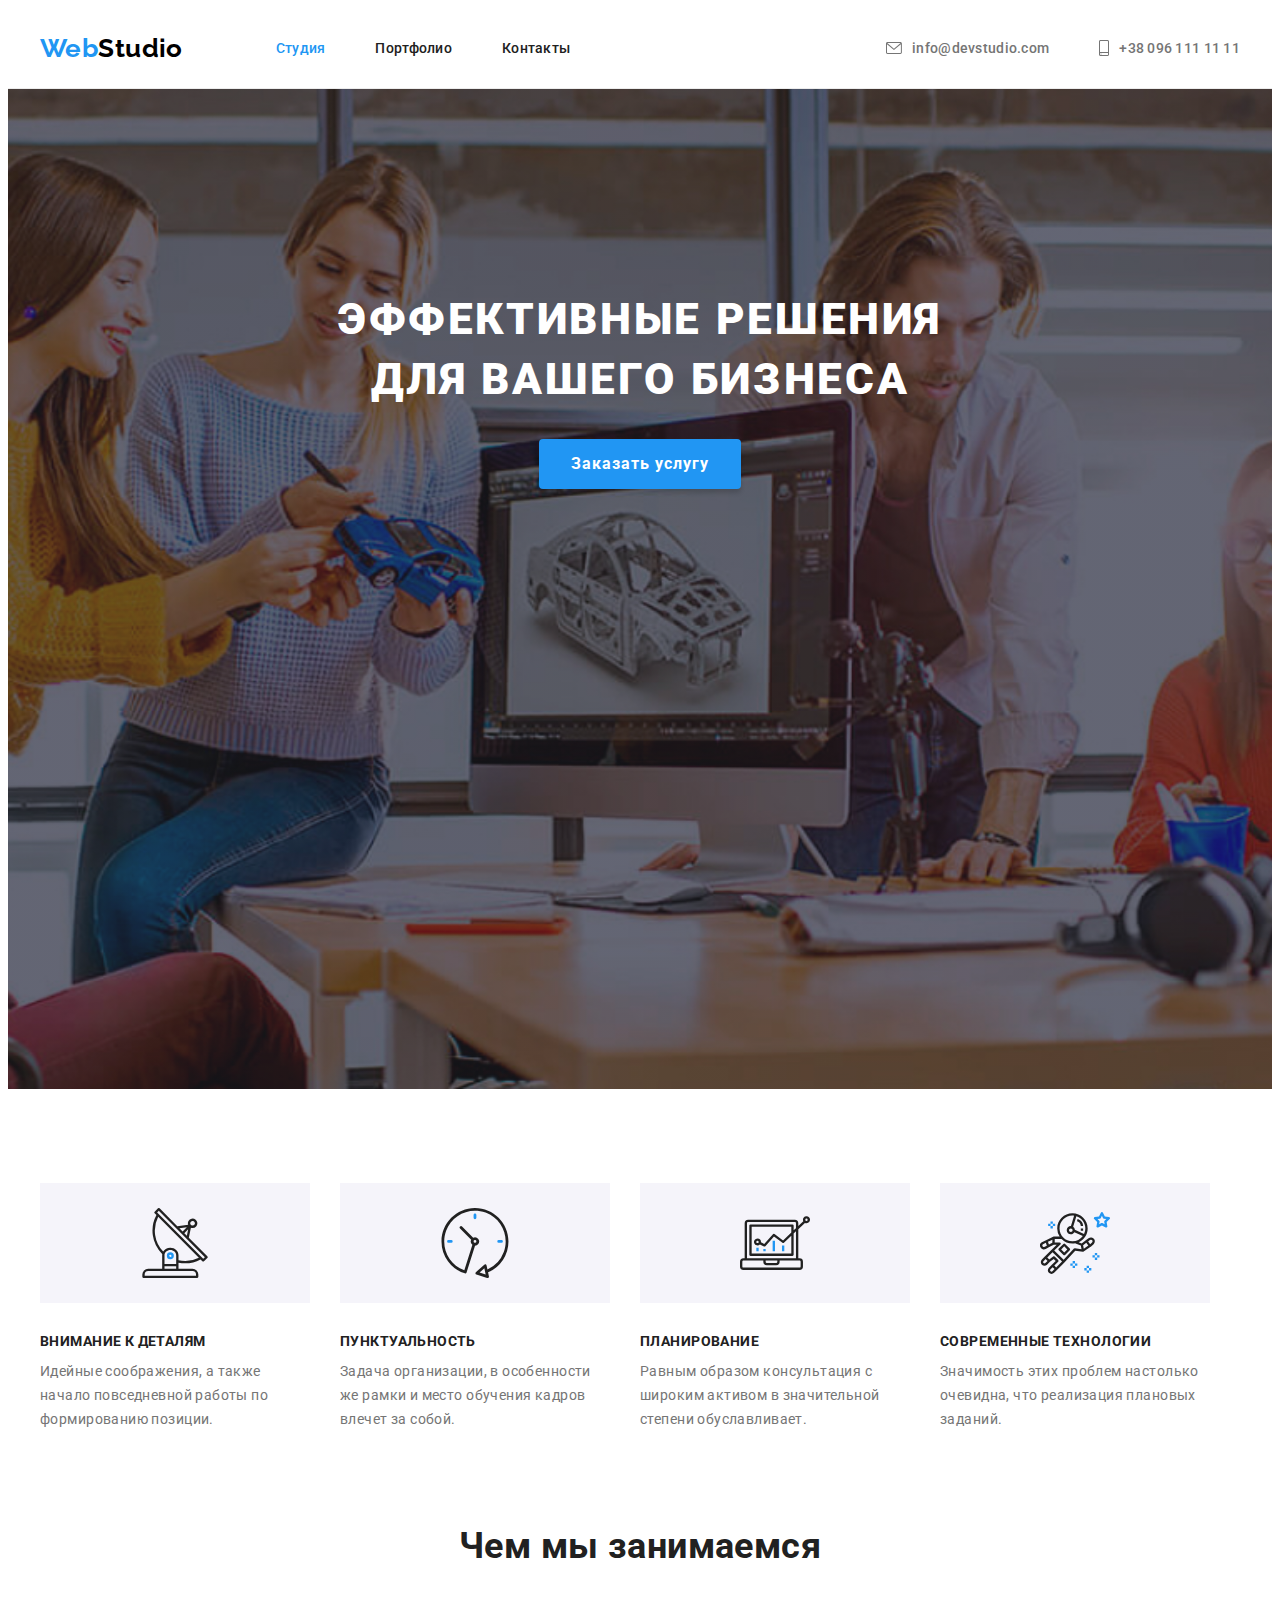
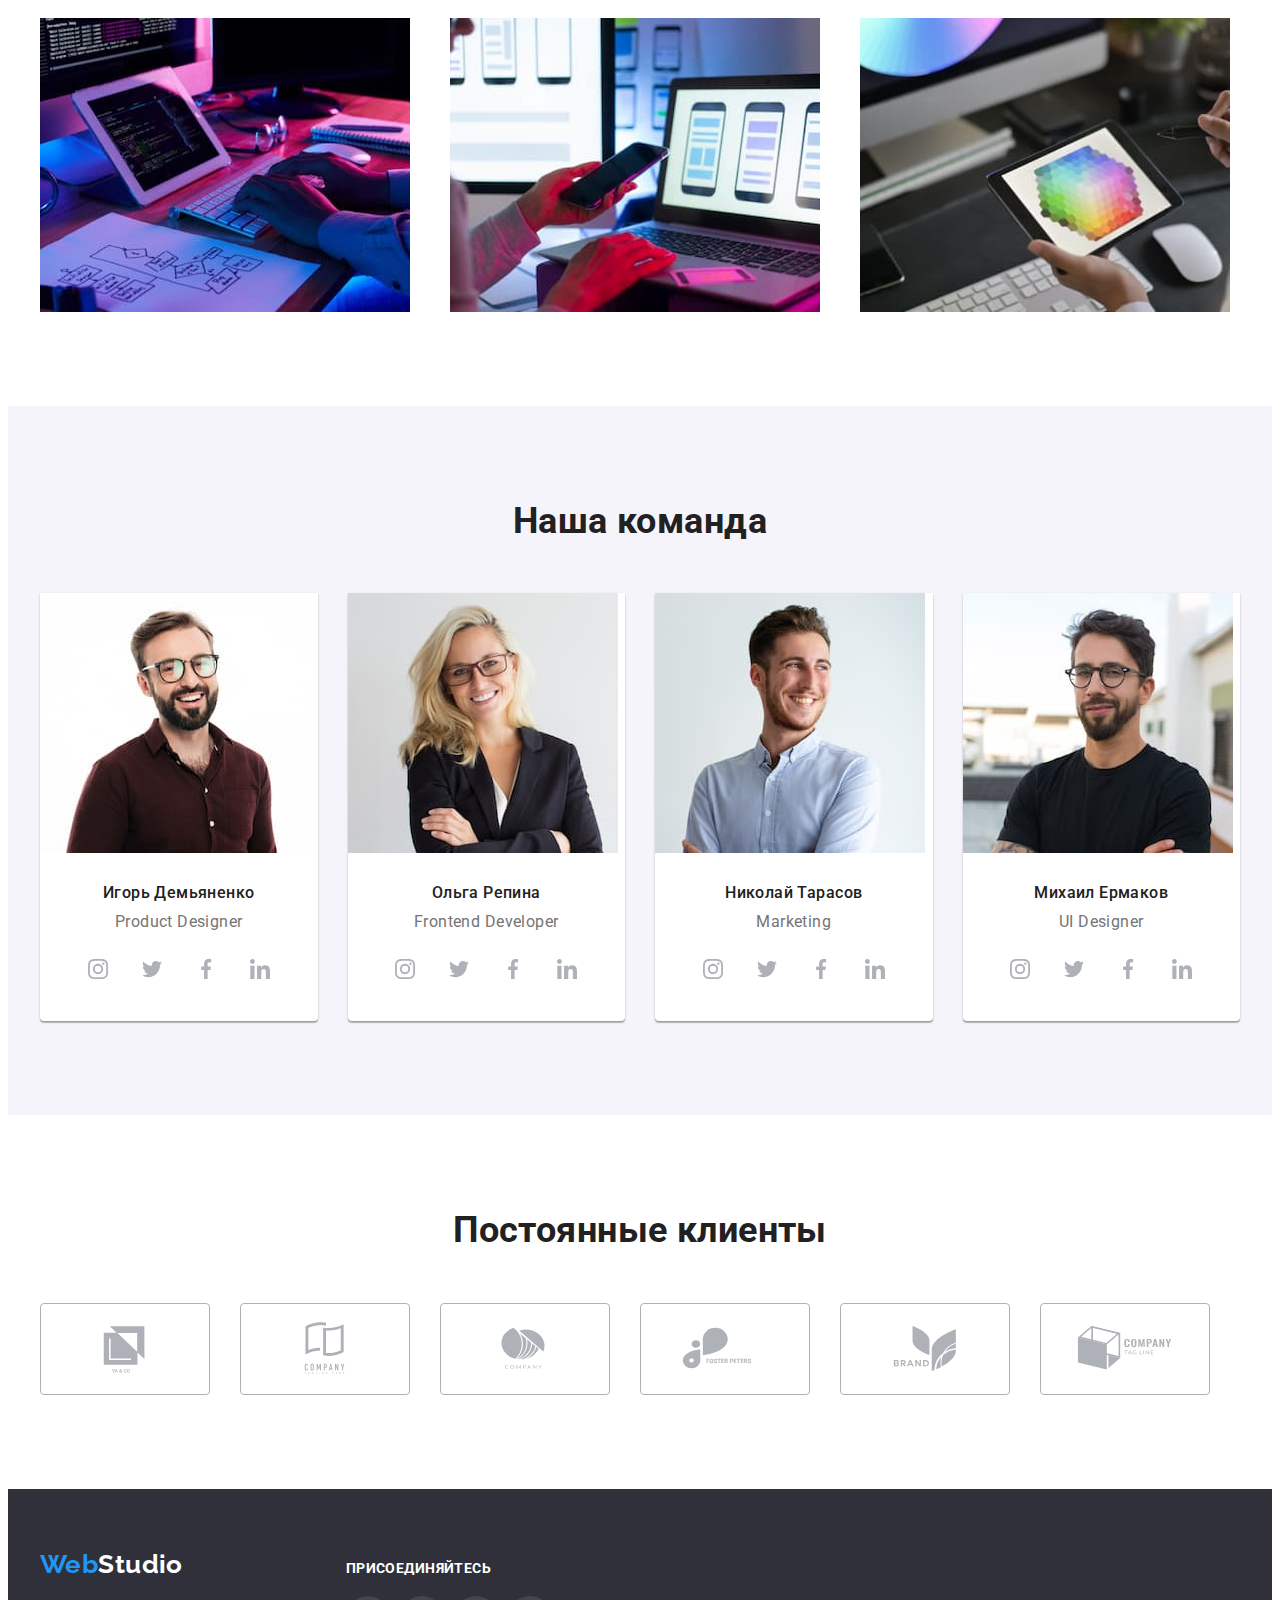
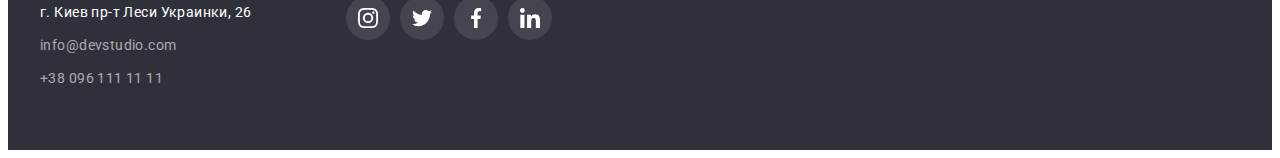
<file: index.html>
<!DOCTYPE html>
<html lang="en">

<head>
  <meta charset="UTF-8" />
  <meta http-equiv="X-UA-Compatible" content="IE=edge" />
  <meta name="viewport" content="width=device-width, initial-scale=1.0" />
  <link rel="preconnect" href="https://fonts.googleapis.com" />
  <link rel="preconnect" href="https://fonts.gstatic.com" crossorigin />
  <link href="https://fonts.googleapis.com/css2?family=Raleway:wght@700&family=Roboto:wght@400;500;700;900&display=swap"
    rel="stylesheet" />
  <link rel="stylesheet" href="https://cdnjs.cloudflare.com/ajax/libs/modern-normalize/1.1.0/modern-normalize.min.css"
    integrity="sha512-wpPYUAdjBVSE4KJnH1VR1HeZfpl1ub8YT/NKx4PuQ5NmX2tKuGu6U/JRp5y+Y8XG2tV+wKQpNHVUX03MfMFn9Q=="
    crossorigin="anonymous" referrerpolicy="no-referrer" />
  <link rel="stylesheet" href="./css/styles.css" />
  <title>Web Studio</title>
</head>

<body>
  <!--шапка сайта-->

  <header class="header">
    <div class="conteiner header-conteiner">
      <a href="./index.html" class="logo link">Web<span class="logo-style">Studio</span></a>
      <nav class="header-nav">
        <ul class="header-list list">
          <li class="header-item">
            <a href="./index.html" lang="ru" class="header-link link header-nav-item header-link-current">
              Студия
            </a>
          </li>
          <li class="header-item">
            <a href="./portfolio.html" lang="ru" class="header-link header-nav-item link">
              Портфолио
            </a>
          </li>
          <li class="header-item">
            <a href="#contacts" lang="ru" class="header-link header-nav-item link">
              Контакты
            </a>
          </li>
        </ul>
      </nav>
      <ul class="contacts list">
        <li class="header-mail">
          <a href="mailto:info@devstudio.com" class="mail header-link link">
            <svg class="mail-icon" width="16" height="12">
              <use href="./images/icons.svg#mail"></use>
            </svg>info@devstudio.com
          </a>
        </li>
        <li class="header-phone-number">
          <a href="tel:+380961111111" class="phone-number header-link link">
            <svg class="smartphone-icon" width="10" height="16">
              <use href="./images/icons.svg#smartphone"></use>
            </svg>+38 096 111 11 11
          </a>
        </li>
      </ul>
    </div>
  </header>

  <!--основной контент-->

  <main>
    <section class="hero-section overlay">
      <div class="conteiner hero-conteiner">
        <!--Кнопка-->

        <h1 lang="ru" class="hero-h">
          Эффективные решения для вашего бизнеса
        </h1>

        <button type="button" lang="ru" class="hero-button">
          Заказать услугу
        </button>
      </div>
    </section>

    <section class="section">
      <div class="conteiner benefits-conteiner">
        <h2 lang="ru" class="visually-hidden">
          Преимущества и достоинства компании
        </h2>

        <ul class="our-benefits list" lang="RU">
          <li class="benefits-list">
            <div class="benefits-icon-block">
              <svg class="benefits-icion" width="70" height="70">
                <use href="./images/icons.svg#antenna"></use>
              </svg>
            </div>
            <h3 class="benefits" lang="ru">Внимание к деталям</h3>
            <p lang="ru" class="benefits-item">
              Идейные соображения, а также начало повседневной работы по
              формированию позиции.
            </p>
          </li>
          <li class="benefits-list">
            <div class="benefits-icon-block">
              <svg class="benefits-icion" width="70" height="70">
                <use href="./images/icons.svg#clock"></use>
              </svg>
            </div>
            <h3 class="benefits" lang="ru">Пунктуальность</h3>
            <p lang="ru" class="benefits-item">
              Задача организации, в особенности же рамки и место обучения
              кадров влечет за собой.
            </p>
          </li>
          <li class="benefits-list">
            <div class="benefits-icon-block">
              <svg class="benefits-icion" width="70" height="70">
                <use href="./images/icons.svg#diagram"></use>
              </svg>
            </div>

            <h3 class="benefits" lang="ru">Планирование</h3>
            <p lang="ru" class="benefits-item">
              Равным образом консультация с широким активом в значительной
              степени обуславливает.
            </p>
          </li>
          <li class="benefits-list">
            <div class="benefits-icon-block">
              <svg class="benefits-icion" width="70" height="70">
                <use href="./images/icons.svg#astronaut"></use>
              </svg>
            </div>
            <h3 class="benefits" lang="ru">Современные технологии</h3>
            <p class="benefits-item" lang="ru">
              Значимость этих проблем настолько очевидна, что реализация
              плановых заданий.
            </p>
          </li>
        </ul>
      </div>
    </section>

    <section class="section profession">
      <div class="conteiner profession-conteiner">
        <!--Род деятельности-->

        <h2 lang="ru" class="profession-h">Чем мы занимаемся</h2>

        <ul class="profession-list list">
          <li class="profession-item">
            <img src="./images/img-1.jpg" width="370" alt="some code" />
          </li>
          <li class="profession-item">
            <img src="./images/img-2.jpg" width="370" alt="mobile layout" />
          </li>
          <li class="profession-item">
            <img src="./images/img-3.jpg" width="370" alt="RGB Cube" />
          </li>
        </ul>
      </div>
    </section>

    <section class="section team">
      <div class="conteiner team-conteiner">
        <!--Коллектив-->

        <h2 lang="ru" class="team-h">Наша команда</h2>

        <ul class="our-team list">
          <li class="team-item">
            <img src="./images/igor.jpg" alt="Игорь Демьяненко" class="teammate-photo" width="270px" />
            <div class="team-wrapper">
              <h3 lang="ru" class="teammate">Игорь Демьяненко</h3>
              <p class="teammate-profession">Product Designer</p>
              <ul class="social-list list">
                <li class="social-item">
                  <a class="link social-link" target="_blank" rel="noopener noreferrer" aria-label="instagram" href="">
                    <svg class="social-icon" width="20" height="20">
                      <use href="./images/icons.svg#instagram"></use>
                    </svg>
                  </a>
                </li>
                <li class="social-item">
                  <a class="link social-link" target="_blank" rel="noopener noreferrer" aria-label="twitter" href="">
                    <svg class="social-icon" width="20" height="20">
                      <use href="./images/icons.svg#twitter"></use>
                    </svg>
                  </a>
                </li>
                <li class="social-item">
                  <a class="link social-link" target="_blank" rel="noopener noreferrer" aria-label="facebook" href="">
                    <svg class="social-icon" width="20" height="20">
                      <use href="./images/icons.svg#facebook"></use>
                    </svg>
                  </a>
                </li>
                <li class="social-item">
                  <a class="link social-link" target="_blank" rel="noopener noreferrer" aria-label="linkedin" href="">
                    <svg class="social-icon" width="20" height="20">
                      <use href="./images/icons.svg#linkedin"></use>
                    </svg>
                  </a>
                </li>
              </ul>
            </div>
          </li>
          <li class="team-item">
            <img src="./images/olga.jpg" alt="Ольга Репина" class="teammate-photo" width="270px" />
            <div class="team-wrapper">
              <h3 lang="ru" class="teammate">Ольга Репина</h3>
              <p class="teammate-profession">Frontend Developer</p>
              <ul class="social-list list">
                <li class="social-item">
                  <a class="link social-link" target="_blank" rel="noopener noreferrer" aria-label="instagram" href="">
                    <svg class="social-icon" width="20px" height="20px">
                      <use href="./images/icons.svg#instagram"></use>
                    </svg>
                  </a>
                </li>
                <li class="social-item">
                  <a class="link social-link" target="_blank" rel="noopener noreferrer" aria-label="twitter" href="">
                    <svg class="social-icon" width="20px" height="20px">
                      <use href="./images/icons.svg#twitter"></use>
                    </svg>
                  </a>
                </li>
                <li class="social-item">
                  <a class="link social-link" target="_blank" rel="noopener noreferrer" aria-label="facebook" href="">
                    <svg class="social-icon" width="20px" height="20px">
                      <use href="./images/icons.svg#facebook"></use>
                    </svg>
                  </a>
                </li>
                <li class="social-item">
                  <a class="link social-link" target="_blank" rel="noopener noreferrer" aria-label="linkedin" href="">
                    <svg class="social-icon" width="20px" height="20px">
                      <use href="./images/icons.svg#linkedin"></use>
                    </svg>
                  </a>
                </li>
              </ul>
            </div>
          </li>
          <li class="team-item">
            <img src="./images/nikolay.jpg" alt="Николай Тарасов" class="teammate-photo" width="270px" />
            <div class="team-wrapper">
              <h3 lang="ru" class="teammate">Николай Тарасов</h3>
              <p class="teammate-profession">Marketing</p>
              <ul class="social-list list">
                <li class="social-item">
                  <a class="link social-link" target="_blank" rel="noopener noreferrer" aria-label="instagram" href="">
                    <svg class="social-icon" width="20px" height="20px">
                      <use href="./images/icons.svg#instagram"></use>
                    </svg>
                  </a>
                </li>
                <li class="social-item">
                  <a class="link social-link" target="_blank" rel="noopener noreferrer" aria-label="twitter" href="">
                    <svg class="social-icon" width="20px" height="20px">
                      <use href="./images/icons.svg#twitter"></use>
                    </svg>
                  </a>
                </li>
                <li class="social-item">
                  <a class="link social-link" target="_blank" rel="noopener noreferrer" aria-label="facebook" href="">
                    <svg class="social-icon" width="20px" height="20px">
                      <use href="./images/icons.svg#facebook"></use>
                    </svg>
                  </a>
                </li>
                <li class="social-item">
                  <a class="link social-link" target="_blank" rel="noopener noreferrer" aria-label="linkedin" href="">
                    <svg class="social-icon" width="20px" height="20px">
                      <use href="./images/icons.svg#linkedin"></use>
                    </svg>
                  </a>
                </li>
              </ul>
            </div>
          </li>
          <li class="team-item">
            <img src="./images/michael.jpg" alt="Михаил Ермаков" class="teammate-photo" width="270px" />
            <div class="team-wrapper">
              <h3 lang="ru" class="teammate">Михаил Ермаков</h3>
              <p class="teammate-profession">UI Designer</p>
              <ul class="social-list list">
                <li class="social-item">
                  <a class="link social-link" target="_blank" rel="noopener noreferrer" aria-label="instagram" href="">
                    <svg class="social-icon" width="20px" height="20px">
                      <use href="./images/icons.svg#instagram"></use>
                    </svg>
                  </a>
                </li>
                <li class="social-item">
                  <a class="link social-link" target="_blank" rel="noopener noreferrer" aria-label="twitter" href="">
                    <svg class="social-icon" width="20px" height="20px">
                      <use href="./images/icons.svg#twitter"></use>
                    </svg>
                  </a>
                </li>
                <li class="social-item">
                  <a class="link social-link" target="_blank" rel="noopener noreferrer" aria-label="facebook" href="">
                    <svg class="social-icon" width="20px" height="20px">
                      <use href="./images/icons.svg#facebook"></use>
                    </svg>
                  </a>
                </li>
                <li class="social-item">
                  <a class="link social-link" target="_blank" rel="noopener noreferrer" aria-label="linkedin" href="">
                    <svg class="social-icon" width="20px" height="20px">
                      <use href="./images/icons.svg#linkedin"></use>
                    </svg>
                  </a>
                </li>
              </ul>
            </div>
          </li>
        </ul>
      </div>
    </section>

    <!--Секция клиентов-->

    <section class="section clients-section">
      <div class="conteiner clients-conteiner">
        <h2 lang="ru" class="clients-h">Постоянные клиенты</h2>
        <ul class="clients-list list">
          <li class="clients-item">
            <a class="clients-link link" href="" target="_blank" rel="noopener noreferrer" aria-label="client-logo">
              <svg class="clients-icon" width="106" height="60">
                <use href="./images/icons.svg#logo-1"></use>
              </svg>
            </a>
          </li>
          <li class="clients-item">
            <a class="clients-link link" href="" target="_blank" rel="noopener noreferrer" aria-label="client-logo">
              <svg class="clients-icon" width="106" height="60">
                <use href="./images/icons.svg#logo-2"></use>
              </svg>
            </a>
          </li>
          <li class="clients-item">
            <a class="clients-link link" href="" target="_blank" rel="noopener noreferrer" aria-label="client-logo">
              <svg class="clients-icon" width="106" height="60">
                <use href="./images/icons.svg#logo-3"></use>
              </svg>
            </a>
          </li>
          <li class="clients-item">
            <a class="clients-link link" href="" target="_blank" rel="noopener noreferrer" aria-label="client-logo">
              <svg class="clients-icon" width="106" height="60">
                <use href="./images/icons.svg#logo-4"></use>
              </svg>
            </a>
          </li>
          <li class="clients-item">
            <a class="clients-link link" href="" target="_blank" rel="noopener noreferrer" aria-label="client-logo">
              <svg class="clients-icon" width="106" height="60">
                <use href="./images/icons.svg#logo-5"></use>
              </svg>
            </a>
          </li>
          <li class="clients-item">
            <a class="clients-link link" href="" target="_blank" rel="noopener noreferrer" aria-label="client-logo">
              <svg class="clients-icon" width="106" height="60">
                <use href="./images/icons.svg#logo-6"></use>
              </svg>
            </a>
          </li>
        </ul>
      </div>
    </section>

    <!--Подвал сайта-->

    <footer class="footer">
      <div class="conteiner footer-conteiner">
        <div class="address-conteiner">
          <a href="./index.html" class="logo link logo-footer">Web<span class="logo-footer-style">Studio</span></a>

          <address id="contacts" class="contacts-list">
            <ul class="footer-list list">
              <li class="contacts-item">
                <a href="https://goo.gl/maps/NZn9izQ7wEUG7ziZ7" target="_blank" rel="noopener nofollow"
                  class="link addres-link">
                  г. Киев пр-т Леси Украинки, 26
                </a>
              </li>
              <li class="contacts-item">
                <a href="mailto:info@devstudio.com" class="mail-footer link">
                  info@devstudio.com
                </a>
              </li>
              <li class="contacts-item">
                <a href="tel:+380961111111" class="phone-number-footer link">
                  +38 096 111 11 11
                </a>
              </li>
            </ul>
          </address>
        </div>
        <div class="footer-socials-icons-conteiner">
          <p class="footer-socials-icons-conteiner-p">Присоединяйтесь</p>
          <ul class="footer-social-list list">
            <li class="footer-social-item">
              <a class="link footer-social-link" target="_blank" rel="noopener noreferrer" aria-label="instagram"
                href="">
                <svg class="footer-social-icon" width="20" height="20">
                  <use href="./images/icons.svg#instagram"></use>
                </svg>
              </a>
            </li>
            <li class="footer-social-item">
              <a class="link footer-social-link" target="_blank" rel="noopener noreferrer" aria-label="twitter" href="">
                <svg class="footer-social-icon" width="20" height="20">
                  <use href="./images/icons.svg#twitter"></use>
                </svg>
              </a>
            </li>
            <li class="footer-social-item">
              <a class="link footer-social-link" target="_blank" rel="noopener noreferrer" aria-label="facebook"
                href="">
                <svg class="footer-social-icon" width="20" height="20">
                  <use href="./images/icons.svg#facebook"></use>
                </svg>
              </a>
            </li>
            <li class="footer-social-item">
              <a class="link footer-social-link" target="_blank" rel="noopener noreferrer" aria-label="linkedin"
                href="">
                <svg class="footer-social-icon" width="20" height="20">
                  <use href="./images/icons.svg#linkedin"></use>
                </svg>
              </a>
            </li>
          </ul>
        </div>
      </div>
    </footer>
  </main>
</body>

</html>
</file>
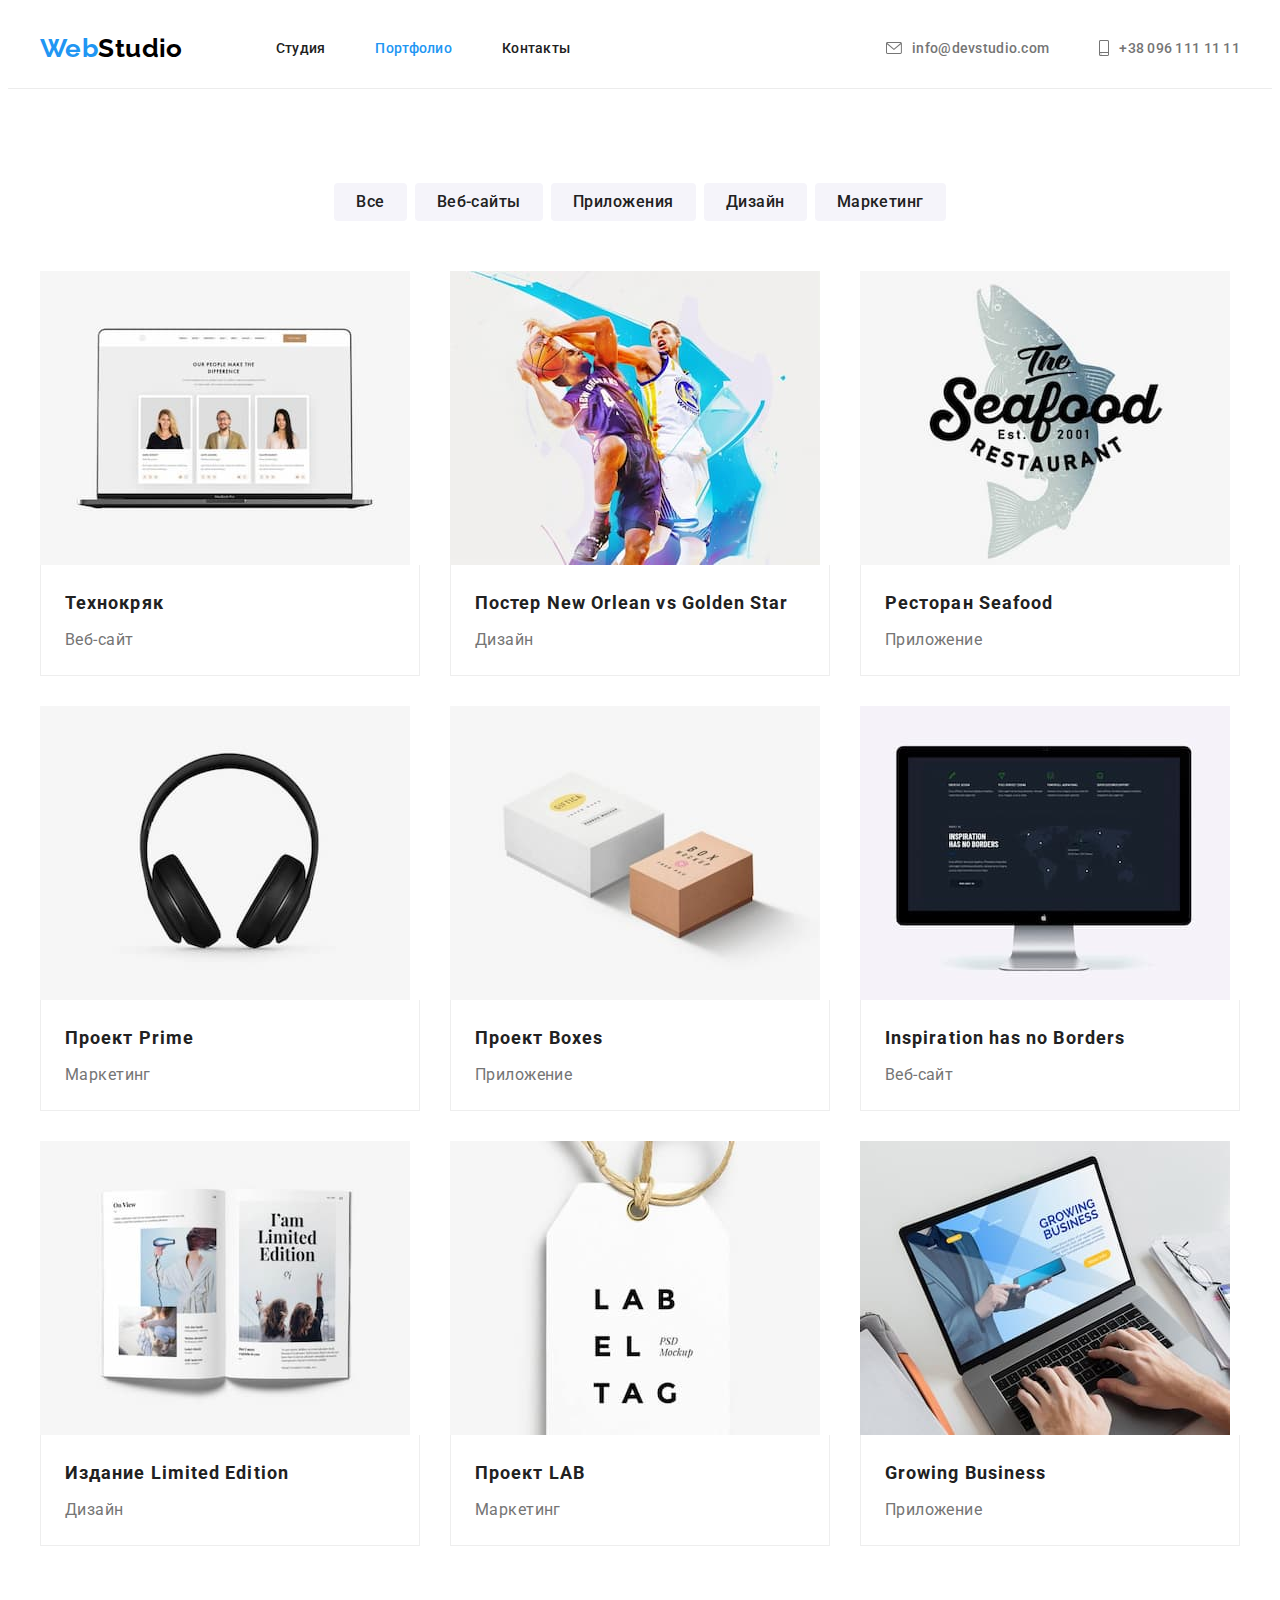
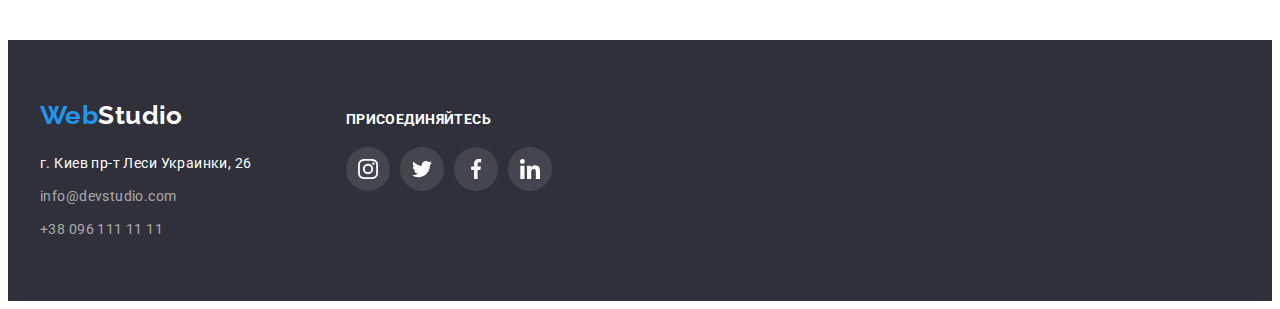
<file: portfolio.html>
<!DOCTYPE html>
<html lang="en">

<head>
  <meta charset="UTF-8" />
  <meta http-equiv="X-UA-Compatible" content="IE=edge" />
  <meta name="viewport" content="width=device-width, initial-scale=1.0" />
  <link rel="preconnect" href="https://fonts.googleapis.com" />
  <link rel="preconnect" href="https://fonts.gstatic.com" crossorigin />
  <link href="https://fonts.googleapis.com/css2?family=Raleway:wght@700&family=Roboto:wght@400;500;700;900&display=swap"
    rel="stylesheet" />
  <link rel="stylesheet" href="https://cdnjs.cloudflare.com/ajax/libs/modern-normalize/1.1.0/modern-normalize.min.css"
    integrity="sha512-wpPYUAdjBVSE4KJnH1VR1HeZfpl1ub8YT/NKx4PuQ5NmX2tKuGu6U/JRp5y+Y8XG2tV+wKQpNHVUX03MfMFn9Q=="
    crossorigin="anonymous" referrerpolicy="no-referrer" />
  <link rel="stylesheet" href="./css/styles.css" />
  <title>Portfolio</title>
</head>

<body>
  <!--шапка сайта-->

  <header class="header portfolio-header">
    <div class="conteiner header-conteiner portfolio-header-conteiner">
      <a href="./index.html" class="logo link">Web<span class="logo-style">Studio</span></a>
      <nav class="header-nav">
        <ul class="header-list list">
          <li class="header-item">
            <a href="./index.html" lang="ru" class="header-link link header-nav-item">
              Студия
            </a>
          </li>
          <li class="header-item">
            <a href="./portfolio.html" lang="ru" class="header-link link header-nav-item header-link-current">
              Портфолио
            </a>
          </li>
          <li class="header-item">
            <a href="#contacts" lang="ru" class="header-link header-nav-item link">
              Контакты
            </a>
          </li>
        </ul>
      </nav>

      <ul class="contacts list">
        <li class="header-mail">
          <a href="mailto:info@devstudio.com" class="mail header-link link">
            <svg class="mail-icon" width="16" height="12">
              <use href="./images/icons.svg#mail"></use>
            </svg>info@devstudio.com
          </a>
        </li>
        <li class="header-phone-number">
          <a href="tel:+380961111111" class="phone-number header-link link">
            <svg class="smartphone-icon" width="10" height="16">
              <use href="./images/icons.svg#smartphone"></use>
            </svg>+38 096 111 11 11
          </a>
        </li>
      </ul>
    </div>
  </header>

  <!--основной контент-->

  <main>
    <section class="buttons-portfolio-section section">
      <div class="conteiner portfolio-conteiner">
        <h1 class="visually-hidden" lang="ru">Наш продукт</h1>
        <ul class="buttons-list list">
          <li class="button-list-item">
            <button type="button" class="btn btn-current" lang="ru">
              Все
            </button>
          </li>
          <li class="button-list-item">
            <button type="button" class="btn" lang="ru">Веб-сайты</button>
          </li>
          <li class="button-list-item">
            <button type="button" class="btn" lang="ru">Приложения</button>
          </li>
          <li class="button-list-item">
            <button type="button" class="btn" lang="ru">Дизайн</button>
          </li>
          <li class="button-list-item">
            <button type="button" class="btn" lang="ru">Маркетинг</button>
          </li>
        </ul>
        <ul class="portfolio-list">
          <li class="portfolio-item list">
            <a class="portfolio-link link" href="">
              <img src="./images/portfolio-item-1.jpg" alt="Сайт технокряк" width="370" class="portfolio-img" />
              <div class="portfolio-name">
                <h3 class="portfolio-item-h" lang="ru">Технокряк</h3>
                <p class="portfolio-item-p" lang="ru">Веб-сайт</p>
              </div>
            </a>
          </li>
          <li class="portfolio-item list">
            <a class="portfolio-link link" href="">
              <img src="./images/portfolio-item-2.jpg" alt="Постер New Orlean vs Golden Star" width="370"
                class="portfolio-img" />
              <div class="portfolio-name">
                <h3 class="portfolio-item-h" lang="ru">
                  Постер New Orlean vs Golden Star
                </h3>
                <p class="portfolio-item-p" lang="ru">Дизайн</p>
              </div>
            </a>
          </li>
          <li class="portfolio-item list">
            <a class="portfolio-link link" href="">
              <img src="./images/portfolio-item-3.jpg" alt="Ресторан Seafood" width="370" class="portfolio-img" />
              <div class="portfolio-name">
                <h3 class="portfolio-item-h" lang="ru">Ресторан Seafood</h3>
                <p class="portfolio-item-p" lang="ru">Приложение</p>
              </div>
            </a>
          </li>
          <li class="portfolio-item list">
            <a class="portfolio-link link" href="">
              <img src="./images/portfolio-item-4.jpg" alt="Проект Prime" width="370" class="portfolio-img" />
              <div class="portfolio-name">
                <h3 class="portfolio-item-h" lang="ru">Проект Prime</h3>
                <p class="portfolio-item-p" lang="ru">Маркетинг</p>
              </div>
            </a>
          </li>
          <li class="portfolio-item list">
            <a class="portfolio-link link" href="">
              <img src="./images/portfolio-item-5.jpg" alt="Проект Boxes" width="370" class="portfolio-img" />
              <div class="portfolio-name">
                <h3 class="portfolio-item-h" lang="ru">Проект Boxes</h3>
                <p class="portfolio-item-p" lang="ru">Приложение</p>
              </div>
            </a>
          </li>
          <li class="portfolio-item list">
            <a class="portfolio-link link" href="">
              <img src="./images/portfolio-item-6.jpg" alt="Inspiration has no Borders" width="370"
                class="portfolio-img" />
              <div class="portfolio-name">
                <h3 class="portfolio-item-h" lang="ru">
                  Inspiration has no Borders
                </h3>
                <p class="portfolio-item-p" lang="ru">Веб-сайт</p>
              </div>
            </a>
          </li>
          <li class="portfolio-item list">
            <a class="portfolio-link link" href="">
              <img src="./images/portfolio-item-7.jpg" alt="Издание Limited Edition" width="370"
                class="portfolio-img" />
              <div class="portfolio-name">
                <h3 class="portfolio-item-h" lang="ru">
                  Издание Limited Edition
                </h3>
                <p class="portfolio-item-p" lang="ru">Дизайн</p>
              </div>
            </a>
          </li>
          <li class="portfolio-item list">
            <a class="portfolio-link link" href="">
              <img src="./images/portfolio-item-8.jpg" alt="Проект LAB" width="370" class="portfolio-img" />
              <div class="portfolio-name">
                <h3 class="portfolio-item-h" lang="ru">Проект LAB</h3>
                <p class="portfolio-item-p" lang="ru">Маркетинг</p>
              </div>
            </a>
          </li>
          <li class="portfolio-item list">
            <a class="portfolio-link link" href="">
              <img src="./images/portfolio-item-9.jpg" alt="Growing Business" width="370" class="portfolio-img" />
              <div class="portfolio-name">
                <h3 class="portfolio-item-h" lang="ru">Growing Business</h3>
                <p class="portfolio-item-p" lang="ru">Приложение</p>
              </div>
            </a>
          </li>
        </ul>
      </div>
    </section>

    <!--Подвал сайта-->

    <footer class="footer">
      <div class="conteiner footer-conteiner">
        <div class="address-conteiner">
          <a href="./index.html" class="logo link logo-footer">Web<span class="logo-footer-style">Studio</span></a>

          <address id="contacts" class="contacts-list">
            <ul class="footer-list list">
              <li class="contacts-item">
                <a href="https://goo.gl/maps/NZn9izQ7wEUG7ziZ7" target="_blank" rel="noopener nofollow"
                  class="link addres-link" lang="ru">
                  г. Киев пр-т Леси Украинки, 26
                </a>
              </li>
              <li class="contacts-item">
                <a href="mailto:info@devstudio.com" class="mail-footer link">
                  info@devstudio.com
                </a>
              </li>
              <li class="contacts-item">
                <a href="tel:+380961111111" class="phone-number-footer link">
                  +38 096 111 11 11
                </a>
              </li>
            </ul>
          </address>
        </div>
        <div class="footer-socials-icons-conteiner">
          <h3 class="footer-socials-icons-conteiner-p">Присоединяйтесь</h3>
          <ul class="footer-social-list list">
            <li class="footer-social-item">
              <a class="link footer-social-link" target="_blank" rel="noopener noreferrer" aria-label="instagram"
                href="">
                <svg class="footer-social-icon" width="20" height="20">
                  <use href="./images/icons.svg#instagram"></use>
                </svg>
              </a>
            </li>
            <li class="footer-social-item">
              <a class="link footer-social-link" target="_blank" rel="noopener noreferrer" aria-label="twitter" href="">
                <svg class="footer-social-icon" width="20" height="20">
                  <use href="./images/icons.svg#twitter"></use>
                </svg>
              </a>
            </li>
            <li class="footer-social-item">
              <a class="link footer-social-link" target="_blank" rel="noopener noreferrer" aria-label="facebook"
                href="">
                <svg class="footer-social-icon" width="20" height="20">
                  <use href="./images/icons.svg#facebook"></use>
                </svg>
              </a>
            </li>
            <li class="footer-social-item">
              <a class="link footer-social-link" target="_blank" rel="noopener noreferrer" aria-label="linkedin"
                href="">
                <svg class="footer-social-icon" width="20" height="20">
                  <use href="./images/icons.svg#linkedin"></use>
                </svg>
              </a>
            </li>
          </ul>
        </div>
      </div>
      </div>
    </footer>
  </main>
</body>
</html>
</file>
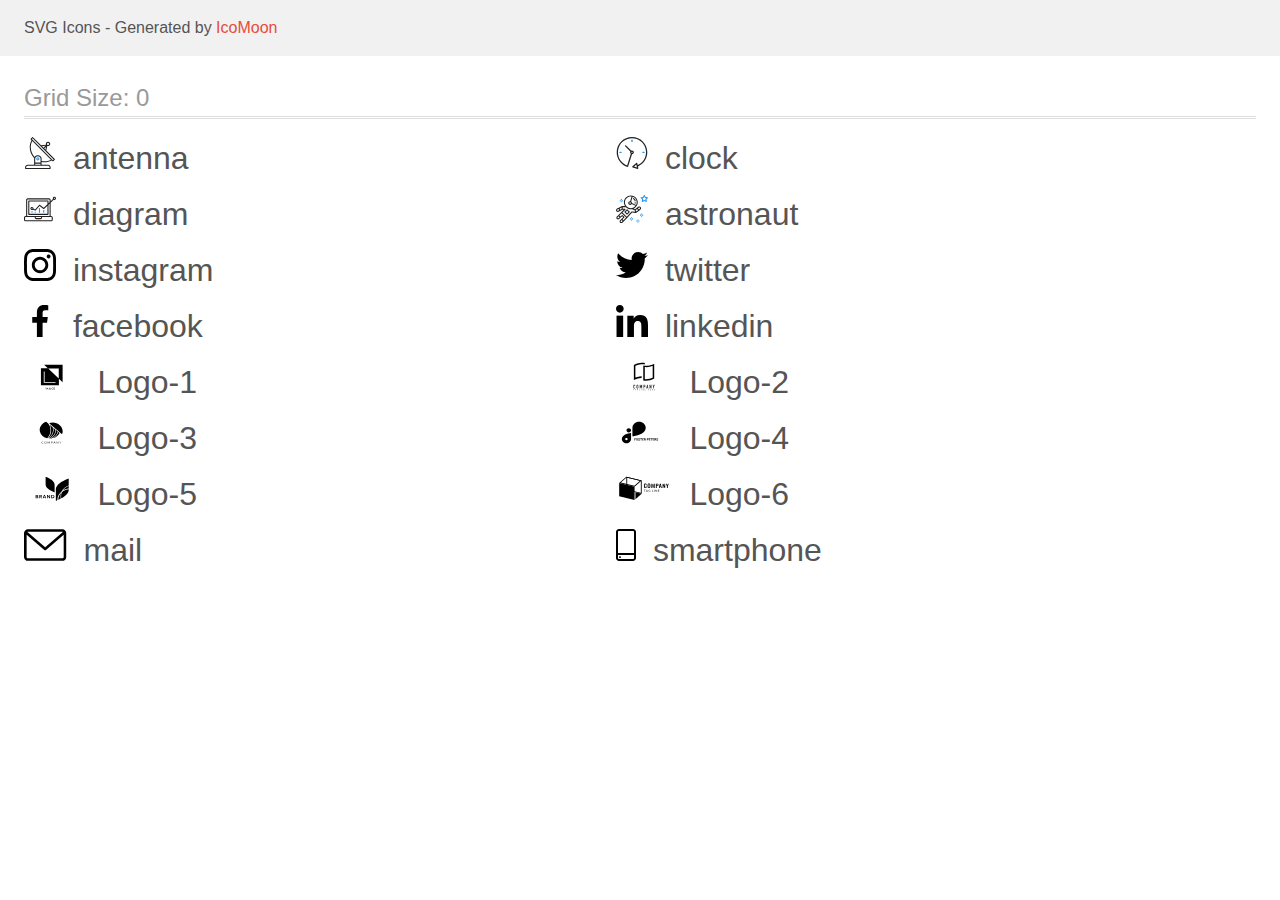
<file: images/icons/icomoon/demo.html>
<!doctype html>
<html>
<head>
    <title>IcoMoon - SVG Icons</title>
    <meta charset="utf-8">
    <meta name="viewport" content="width=device-width, initial-scale=1">
    <link rel="stylesheet" href="demo-files/demo.css">
    <link rel="stylesheet" href="style.css">
</head>
<body>
<svg aria-hidden="true" style="position: absolute; width: 0; height: 0; overflow: hidden;" version="1.1" xmlns="http://www.w3.org/2000/svg" xmlns:xlink="http://www.w3.org/1999/xlink">
<defs>
<symbol id="antenna" viewBox="0 0 32 32">
<path fill="#212121" style="fill: var(--color1, #212121)" d="M30.773 22.098l-8.443-8.505 0.937-4.615c0.242 0.094 0.499 0.144 0.758 0.146h0.006c1.192 0.014 2.17-0.941 2.184-2.133s-0.941-2.17-2.133-2.184c-1.192-0.014-2.17 0.941-2.184 2.133-0.003 0.255 0.039 0.509 0.125 0.749l-4.96 0.605-8.091-8.133c-0.099-0.101-0.235-0.159-0.377-0.16-0.14 0.001-0.274 0.056-0.373 0.155l-1.513 1.504c-0.208 0.208-0.208 0.546 0 0.754l0.814 0.826c-3.153 5.798-2.129 12.978 2.519 17.663 0.043 0.041 0.092 0.074 0.146 0.098-0.034 0.18-0.051 0.364-0.052 0.547v6.187h-6.4c-1.472 0.002-2.665 1.195-2.667 2.667v1.067c0 0.295 0.239 0.533 0.533 0.533h24.533c0.295 0 0.533-0.239 0.533-0.533v-1.067c-0.002-1.472-1.195-2.665-2.667-2.667h-6.4v-2.742c1.003 0.21 2.024 0.317 3.049 0.32 2.458-0.003 4.877-0.615 7.040-1.783l0.818 0.823c0.099 0.101 0.235 0.159 0.377 0.16 0.14-0.001 0.274-0.056 0.373-0.155l1.513-1.504c0.208-0.208 0.208-0.546 0-0.754zM23.28 6.233c0.418-0.415 1.093-0.414 1.508 0.004s0.414 1.093-0.004 1.508c-0.2 0.199-0.47 0.31-0.752 0.31h-0.003c-0.589-0.003-1.064-0.483-1.061-1.072 0.002-0.282 0.115-0.552 0.314-0.751h-0.002zM22.024 9.738l-0.598 2.946-1.175-1.182 1.774-1.763zM21.419 8.836l-1.92 1.909-1.485-1.493 3.405-0.415zM24.004 28.8c0.884 0 1.6 0.716 1.6 1.6v0.533h-23.467v-0.533c0-0.884 0.716-1.6 1.6-1.6h20.267zM16.537 26.667v1.067h-5.333v-1.067h5.333zM11.204 25.6v-4.053c0-1.294 1.196-2.347 2.667-2.347s2.667 1.053 2.667 2.347v4.053h-5.333zM17.604 23.904v-2.357c0-1.882-1.675-3.413-3.733-3.413-1.331-0.020-2.576 0.657-3.281 1.786-4.058-4.274-4.971-10.645-2.279-15.887l18.602 18.708c-2.872 1.461-6.165 1.873-9.309 1.163zM28.893 23.22l-21.057-21.181 0.755-0.752 7.935 7.98c0.004 0 0.006 0.007 0.010 0.010l13.115 13.191-0.757 0.752z"></path>
<path fill="#2196f3" style="fill: var(--color2, #2196f3)" d="M13.876 20.267h-0.005c-0.884-0.001-1.601 0.714-1.602 1.598s0.714 1.601 1.598 1.602h0.005c0.884 0.001 1.601-0.714 1.602-1.598s-0.714-1.601-1.598-1.602zM14.249 22.245c-0.1 0.1-0.236 0.156-0.378 0.155-0.295-0.002-0.532-0.242-0.531-0.536 0.001-0.141 0.057-0.276 0.157-0.375s0.233-0.154 0.373-0.155c0.295 0.002 0.532 0.241 0.53 0.536-0.001 0.141-0.057 0.276-0.157 0.375h0.005z"></path>
</symbol>
<symbol id="clock" viewBox="0 0 32 32">
<path fill="#212121" style="fill: var(--color1, #212121)" d="M31.297 15.301c-0.002-8.452-6.855-15.303-15.308-15.301s-15.303 6.855-15.301 15.308c0.001 6.658 4.307 12.551 10.649 14.576 0.061 0.019 0.124 0.029 0.187 0.029 0.121-0 0.239-0.032 0.342-0.094 0.135-0.080 0.236-0.207 0.283-0.356l3.865-12.25c1.057-0.005 1.909-0.866 1.903-1.923s-0.866-1.909-1.923-1.903c-0.284 0.001-0.565 0.067-0.82 0.191l-5.106-5.107c-0.253-0.245-0.657-0.238-0.902 0.016-0.239 0.247-0.239 0.639 0 0.886l5.103 5.109c-0.392 0.799-0.168 1.764 0.536 2.309l-3.683 11.673c-7.278-2.681-11.004-10.754-8.323-18.032s10.754-11.004 18.032-8.323 11.004 10.754 8.323 18.032c-1.31 3.556-4.001 6.431-7.462 7.973l-0.398-1.874c-0.073-0.344-0.411-0.565-0.756-0.492-0.109 0.023-0.209 0.074-0.292 0.148l-3.837 3.426c-0.263 0.234-0.287 0.637-0.052 0.9 0.076 0.085 0.174 0.149 0.283 0.184l4.899 1.563c0.335 0.108 0.694-0.077 0.802-0.412 0.034-0.106 0.040-0.219 0.017-0.328l-0.391-1.839c5.664-2.388 9.342-7.942 9.329-14.089zM15.992 14.664c0.352 0 0.638 0.286 0.638 0.638s-0.286 0.638-0.638 0.638c-0.352 0-0.638-0.285-0.638-0.638s0.285-0.638 0.638-0.638zM18.093 29.528l2.184-1.948 0.603 2.84-2.787-0.892z"></path>
<path fill="#2196f3" style="fill: var(--color2, #2196f3)" d="M15.354 3.185v1.275c0 0.352 0.285 0.638 0.638 0.638s0.638-0.285 0.638-0.638v-1.275c0-0.352-0.286-0.638-0.638-0.638s-0.638 0.286-0.638 0.638z"></path>
<path fill="#2196f3" style="fill: var(--color2, #2196f3)" d="M3.876 14.664c-0.352 0-0.638 0.286-0.638 0.638s0.285 0.638 0.638 0.638h1.275c0.352 0 0.638-0.285 0.638-0.638s-0.285-0.638-0.638-0.638h-1.275z"></path>
<path fill="#2196f3" style="fill: var(--color2, #2196f3)" d="M28.108 15.939c0.352 0 0.638-0.285 0.638-0.638s-0.285-0.638-0.638-0.638h-1.275c-0.352 0-0.638 0.286-0.638 0.638s0.286 0.638 0.638 0.638h1.275z"></path>
</symbol>
<symbol id="diagram" viewBox="0 0 32 32">
<path fill="#2196f3" style="fill: var(--color2, #2196f3)" d="M14.926 14.965h1.066v4.798h-1.066v-4.797z"></path>
<path fill="#2196f3" style="fill: var(--color2, #2196f3)" d="M19.19 17.097h1.066v2.665h-1.066v-2.665z"></path>
<path fill="#2196f3" style="fill: var(--color2, #2196f3)" d="M10.661 18.696h1.066v1.066h-1.066v-1.066z"></path>
<path fill="#2196f3" style="fill: var(--color2, #2196f3)" d="M7.463 18.163h1.066v1.599h-1.066v-1.599z"></path>
<path fill="#212121" style="fill: var(--color1, #212121)" d="M1.599 28.291h25.587c0.883 0 1.599-0.716 1.599-1.599v-2.132c0-0.883-0.716-1.599-1.599-1.599h-0.533v-13.293l3.028-2.868c0.703 0.346 1.553 0.136 2.013-0.499s0.396-1.508-0.152-2.068-1.42-0.644-2.065-0.198c-0.644 0.446-0.873 1.292-0.542 2.002l-2.281 2.163v-1.23c0-0.883-0.716-1.599-1.599-1.599h-21.322c-0.883 0-1.599 0.716-1.599 1.599v15.992h-0.533c-0.883 0-1.599 0.716-1.599 1.599v2.132c0 0.883 0.716 1.599 1.599 1.599zM30.384 4.837c0.294 0 0.533 0.239 0.533 0.533s-0.239 0.533-0.533 0.533c-0.294 0-0.533-0.239-0.533-0.533s0.239-0.533 0.533-0.533zM3.198 6.969c0-0.294 0.239-0.533 0.533-0.533h21.322c0.294 0 0.533 0.239 0.533 0.533v2.239l-1.066 1.013v-2.186c0-0.294-0.239-0.533-0.533-0.533h-19.19c-0.294 0-0.533 0.239-0.533 0.533v13.326c0 0.294 0.239 0.533 0.533 0.533h19.19c0.294 0 0.533-0.239 0.533-0.533v-9.674l1.066-1.010v12.284h-22.388v-15.992zM7.996 13.899c-0.721-0.002-1.354 0.478-1.546 1.174s0.105 1.433 0.725 1.801c0.62 0.368 1.41 0.276 1.928-0.226l1.853 0.93c0.215 0.108 0.476 0.057 0.636-0.123l3.939-4.431 3.872 2.901c0.208 0.156 0.498 0.139 0.686-0.039l3.365-3.188v8.131h-18.124v-12.26h18.124v2.66l-3.771 3.572-3.904-2.927c-0.222-0.166-0.534-0.135-0.718 0.072l-3.993 4.493-1.493-0.746c0.011-0.064 0.018-0.129 0.020-0.193 0-0.883-0.716-1.599-1.599-1.599zM8.529 15.498c0 0.294-0.239 0.533-0.533 0.533s-0.533-0.239-0.533-0.533c0-0.294 0.239-0.533 0.533-0.533s0.533 0.239 0.533 0.533zM11.727 24.027h5.331v0.533c0 0.294-0.239 0.533-0.533 0.533h-4.264c-0.294 0-0.533-0.239-0.533-0.533v-0.533zM1.066 24.56c0-0.294 0.239-0.533 0.533-0.533h9.062v0.533c0 0.883 0.716 1.599 1.599 1.599h4.264c0.883 0 1.599-0.716 1.599-1.599v-0.533h9.062c0.294 0 0.533 0.239 0.533 0.533v2.132c0 0.294-0.239 0.533-0.533 0.533h-25.587c-0.294 0-0.533-0.239-0.533-0.533v-2.132z"></path>
</symbol>
<symbol id="astronaut" viewBox="0 0 32 32">
<path fill="#2196f3" style="fill: var(--color2, #2196f3)" d="M31.974 4.524c-0.063-0.193-0.229-0.333-0.43-0.363l-1.91-0.278-0.855-1.731c-0.179-0.365-0.777-0.365-0.956 0l-0.855 1.731-1.91 0.278c-0.201 0.029-0.367 0.17-0.431 0.363-0.062 0.193-0.011 0.405 0.135 0.547l1.383 1.348-0.326 1.903c-0.034 0.2 0.048 0.402 0.212 0.522 0.166 0.121 0.382 0.135 0.562 0.040l1.709-0.899 1.709 0.899c0.078 0.041 0.164 0.061 0.249 0.061 0.11 0 0.221-0.034 0.314-0.102 0.164-0.119 0.246-0.322 0.212-0.522l-0.326-1.903 1.383-1.348c0.145-0.142 0.197-0.354 0.135-0.547zM29.511 5.851c-0.125 0.122-0.183 0.299-0.153 0.472l0.191 1.114-1-0.526c-0.078-0.041-0.163-0.061-0.249-0.061s-0.17 0.020-0.249 0.061l-1.001 0.526 0.191-1.114c0.030-0.173-0.028-0.349-0.153-0.472l-0.81-0.789 1.119-0.163c0.174-0.025 0.324-0.134 0.402-0.292l0.5-1.013 0.5 1.013c0.078 0.157 0.228 0.267 0.402 0.292l1.119 0.163-0.809 0.789z"></path>
<path fill="#2196f3" style="fill: var(--color2, #2196f3)" d="M26.134 20.522h-1.067v1.067h1.067v-1.067z"></path>
<path fill="#2196f3" style="fill: var(--color2, #2196f3)" d="M26.134 22.656h-1.067v1.067h1.067v-1.067z"></path>
<path fill="#2196f3" style="fill: var(--color2, #2196f3)" d="M27.2 21.589h-1.067v1.067h1.067v-1.067z"></path>
<path fill="#2196f3" style="fill: var(--color2, #2196f3)" d="M25.067 21.589h-1.067v1.067h1.067v-1.067z"></path>
<path fill="#2196f3" style="fill: var(--color2, #2196f3)" d="M22.4 26.389h-1.067v1.067h1.067v-1.067z"></path>
<path fill="#2196f3" style="fill: var(--color2, #2196f3)" d="M22.4 28.522h-1.067v1.067h1.067v-1.067z"></path>
<path fill="#2196f3" style="fill: var(--color2, #2196f3)" d="M23.467 27.456h-1.067v1.067h1.067v-1.067z"></path>
<path fill="#2196f3" style="fill: var(--color2, #2196f3)" d="M21.333 27.456h-1.067v1.067h1.067v-1.067z"></path>
<path fill="#2196f3" style="fill: var(--color2, #2196f3)" d="M16 24.256h-1.067v1.067h1.067v-1.067z"></path>
<path fill="#2196f3" style="fill: var(--color2, #2196f3)" d="M16 26.389h-1.067v1.067h1.067v-1.067z"></path>
<path fill="#2196f3" style="fill: var(--color2, #2196f3)" d="M17.067 25.322h-1.067v1.067h1.067v-1.067z"></path>
<path fill="#2196f3" style="fill: var(--color2, #2196f3)" d="M14.933 25.322h-1.067v1.067h1.067v-1.067z"></path>
<path fill="#2196f3" style="fill: var(--color2, #2196f3)" d="M5.867 6.122h-1.067v1.067h1.067v-1.067z"></path>
<path fill="#2196f3" style="fill: var(--color2, #2196f3)" d="M5.867 8.255h-1.067v1.067h1.067v-1.067z"></path>
<path fill="#2196f3" style="fill: var(--color2, #2196f3)" d="M6.933 7.189h-1.067v1.067h1.067v-1.067z"></path>
<path fill="#2196f3" style="fill: var(--color2, #2196f3)" d="M4.8 7.189h-1.067v1.067h1.067v-1.067z"></path>
<path fill="#212121" style="fill: var(--color1, #212121)" d="M24.715 14.159c-0.287-0.388-0.709-0.637-1.188-0.705-0.481-0.068-0.956 0.058-1.34 0.352l-1.252 0.96-1.898 1.417-1.358-0.541c2.421-1.086 4.114-3.508 4.114-6.32 0-3.823-3.123-6.933-6.961-6.933s-6.961 3.11-6.961 6.933c0 1.386 0.414 2.674 1.12 3.758l-2.764-0.024c-0.002 0-0.003 0-0.005 0-0.009 0-0.015 0.004-0.023 0.005-0.053 0.002-0.105 0.013-0.155 0.031-0.013 0.005-0.026 0.008-0.038 0.013-0.006 0.003-0.013 0.003-0.019 0.006l-3.233 1.596c-0.001 0-0.001 0-0.001 0.001l-1.893 0.911c-0.021 0.009-0.042 0.021-0.063 0.035-0.755 0.502-1.012 1.489-0.598 2.295 0.22 0.429 0.595 0.745 1.056 0.889 0.178 0.055 0.359 0.083 0.539 0.083 0.29 0 0.577-0.071 0.839-0.211l1.388-0.738 2.264-1.169 1.357-0.008-5.442 5.416c-0.001 0.001-0.001 0.001-0.002 0.001l-1.339 1.333c-0.316 0.315-0.49 0.732-0.49 1.178s0.174 0.863 0.49 1.179c0.325 0.323 0.752 0.485 1.179 0.485s0.854-0.162 1.18-0.485l1.314-1.309 1.741-1.3 0.901 0.897-1.762 1.754c-0 0.001-0.001 0.001-0.002 0.001l-1.339 1.333c-0.316 0.315-0.49 0.732-0.49 1.178s0.174 0.863 0.49 1.179c0.325 0.323 0.753 0.485 1.18 0.485s0.855-0.162 1.18-0.485l3.482-3.467c0.001-0.001 0.001-0.001 0.001-0.002l1.010-1-0.004-0.004c0.006-0.006 0.015-0.009 0.022-0.015l5.166-5.658 3.471 0.494c0.025 0.004 0.050 0.005 0.075 0.005 0.065 0 0.127-0.015 0.187-0.038 0.018-0.006 0.033-0.015 0.050-0.023 0.019-0.010 0.039-0.015 0.058-0.027l3.213-2.133c0.012-0.008 0.018-0.021 0.029-0.029 0.013-0.010 0.029-0.014 0.041-0.026l1.271-1.191c0.662-0.62 0.753-1.635 0.212-2.362zM2.13 17.77c-0.173 0.093-0.37 0.111-0.558 0.052-0.187-0.058-0.338-0.186-0.427-0.358-0.161-0.314-0.068-0.695 0.214-0.902l1.314-0.632 0.449 1.312-0.992 0.528zM5.628 15.942l-1.548 0.8-0.439-1.283 2.027-1.001-0.040 1.484zM20.727 9.322c0 0.918-0.219 1.785-0.599 2.559l-4.181-1.899c-0.044-0.573-0.341-1.075-0.788-1.388l1.464-4.86c2.378 0.756 4.105 2.974 4.105 5.588zM8.938 9.322c0-3.235 2.644-5.867 5.894-5.867 0.253 0 0.5 0.021 0.745 0.052l-1.432 4.754c-0.019-0.001-0.037-0.006-0.057-0.006-1.033 0-1.873 0.837-1.873 1.867s0.84 1.867 1.873 1.867c0.694 0 1.294-0.383 1.618-0.945l3.862 1.755c-1.075 1.446-2.795 2.39-4.737 2.39-3.25 0-5.894-2.632-5.894-5.867zM14.894 10.122c0 0.441-0.362 0.8-0.806 0.8s-0.806-0.359-0.806-0.8c0-0.441 0.362-0.8 0.806-0.8s0.806 0.359 0.806 0.8zM2.465 25.146c-0.236 0.234-0.619 0.234-0.854 0.001-0.114-0.114-0.176-0.263-0.176-0.423s0.062-0.309 0.176-0.421l0.962-0.958 0.851 0.848-0.959 0.955zM5.679 28.88c-0.236 0.234-0.619 0.235-0.855 0.001-0.114-0.114-0.176-0.263-0.176-0.423s0.062-0.309 0.176-0.421l0.963-0.959 0.852 0.848-0.96 0.955zM9.16 25.411c-0.001 0-0.001 0-0.002 0.001l-1.765 1.76-0.852-0.848 1.763-1.755c0 0 0 0 0-0s0.001-0.001 0.002-0.001c0.040-0.040 0.065-0.088 0.090-0.135 0.007-0.014 0.020-0.026 0.026-0.040 0.017-0.041 0.019-0.085 0.026-0.129 0.003-0.025 0.014-0.047 0.014-0.073 0-0.036-0.013-0.070-0.020-0.106-0.006-0.032-0.006-0.065-0.019-0.095-0.020-0.050-0.055-0.094-0.091-0.138-0.010-0.012-0.014-0.027-0.025-0.038 0 0 0 0-0.001 0s-0.001-0.002-0.001-0.002l-1.607-1.6c-0.017-0.017-0.039-0.024-0.058-0.038-0.028-0.022-0.055-0.042-0.087-0.058-0.030-0.015-0.061-0.024-0.093-0.033-0.034-0.010-0.067-0.017-0.103-0.020-0.033-0.002-0.063 0.001-0.095 0.005-0.036 0.004-0.069 0.009-0.104 0.020-0.034 0.011-0.063 0.027-0.094 0.045-0.020 0.011-0.042 0.015-0.061 0.029l-1.773 1.324-0.901-0.897 2.399-2.386 4.361 4.289-0.928 0.919zM15.979 18.394c-0.015-0.002-0.030 0.004-0.045 0.003-0.039-0.002-0.076 0.001-0.115 0.007-0.030 0.005-0.059 0.011-0.088 0.021-0.034 0.012-0.065 0.028-0.097 0.047-0.030 0.018-0.057 0.037-0.083 0.061-0.013 0.011-0.028 0.017-0.040 0.029l-4.698 5.146-4.328-4.257 2.833-2.818c0.209-0.208 0.21-0.546 0.002-0.755-0.105-0.105-0.243-0.157-0.381-0.156v-0.001l-2.219 0.013 0.028-1.607 3.104 0.027c1.265 1.294 3.029 2.101 4.981 2.101 0.437 0 0.864-0.045 1.279-0.123 0.040 0.032 0.079 0.065 0.13 0.085l2.41 0.96 0.331 1.644-3.003-0.427zM20.020 18.572l-0.313-1.558 1.446-1.080 0.947 1.257-2.080 1.381zM23.774 15.741l-0.838 0.785-0.931-1.236 0.831-0.637c0.155-0.119 0.351-0.168 0.543-0.143 0.193 0.027 0.364 0.128 0.48 0.284 0.217 0.292 0.18 0.699-0.085 0.947z"></path>
<path fill="#212121" style="fill: var(--color1, #212121)" d="M13.602 18.544l-2.143-2.133c-0.207-0.207-0.545-0.207-0.753 0l-2.142 2.133c-0.1 0.101-0.157 0.236-0.157 0.378s0.056 0.278 0.157 0.378l2.142 2.133c0.104 0.103 0.241 0.155 0.377 0.155s0.273-0.052 0.376-0.155l2.143-2.133c0.1-0.1 0.157-0.236 0.157-0.378s-0.057-0.278-0.157-0.378zM11.083 20.303l-1.387-1.381 1.387-1.381 1.387 1.381-1.387 1.381z"></path>
<path fill="#212121" style="fill: var(--color1, #212121)" d="M17.164 5.071l-0.258 1.036c0.071 0.018 1.738 0.452 1.738 2.149h1.067c-0-2.017-1.666-2.965-2.547-3.185z"></path>
<path fill="#212121" style="fill: var(--color1, #212121)" d="M19.711 9.322h-1.067v1.067h1.067v-1.067z"></path>
</symbol>
<symbol id="instagram" viewBox="0 0 32 32">
<path d="M31.969 9.408c-0.075-1.7-0.35-2.869-0.744-3.882-0.406-1.075-1.032-2.038-1.851-2.838-0.8-0.813-1.769-1.444-2.832-1.844-1.019-0.394-2.182-0.669-3.882-0.744-1.713-0.081-2.257-0.1-6.601-0.1s-4.888 0.019-6.595 0.094c-1.7 0.075-2.869 0.35-3.882 0.744-1.075 0.406-2.038 1.031-2.838 1.85-0.813 0.8-1.444 1.769-1.844 2.832-0.394 1.019-0.669 2.182-0.744 3.882-0.081 1.713-0.1 2.257-0.1 6.601s0.019 4.888 0.094 6.595c0.075 1.7 0.35 2.869 0.744 3.882 0.406 1.075 1.038 2.038 1.85 2.838 0.8 0.813 1.769 1.444 2.832 1.844 1.019 0.394 2.182 0.669 3.882 0.744 1.706 0.075 2.25 0.094 6.595 0.094s4.888-0.019 6.595-0.094c1.7-0.075 2.869-0.35 3.882-0.744 2.151-0.832 3.851-2.532 4.682-4.682 0.394-1.019 0.669-2.182 0.744-3.882 0.075-1.707 0.094-2.251 0.094-6.595s-0.006-4.888-0.081-6.595zM29.087 22.473c-0.069 1.563-0.331 2.407-0.55 2.969-0.538 1.394-1.644 2.5-3.038 3.038-0.563 0.219-1.413 0.481-2.969 0.55-1.688 0.075-2.194 0.094-6.464 0.094s-4.782-0.019-6.464-0.094c-1.563-0.069-2.407-0.331-2.969-0.55-0.694-0.256-1.325-0.663-1.838-1.194-0.531-0.519-0.938-1.144-1.194-1.838-0.219-0.563-0.481-1.413-0.55-2.969-0.075-1.688-0.094-2.194-0.094-6.464s0.019-4.782 0.094-6.464c0.069-1.563 0.331-2.407 0.55-2.969 0.256-0.694 0.663-1.325 1.2-1.838 0.519-0.531 1.144-0.938 1.838-1.194 0.563-0.219 1.413-0.481 2.969-0.55 1.688-0.075 2.194-0.094 6.464-0.094 4.276 0 4.782 0.019 6.464 0.094 1.563 0.069 2.407 0.331 2.969 0.55 0.694 0.256 1.325 0.662 1.838 1.194 0.531 0.519 0.938 1.144 1.194 1.838 0.219 0.563 0.481 1.413 0.55 2.969 0.075 1.688 0.094 2.194 0.094 6.464s-0.019 4.77-0.094 6.458z"></path>
<path d="M16.059 7.783c-4.538 0-8.22 3.682-8.22 8.22s3.682 8.22 8.22 8.22c4.539 0 8.22-3.682 8.22-8.22s-3.682-8.22-8.22-8.22zM16.059 21.335c-2.944 0-5.332-2.388-5.332-5.332s2.388-5.332 5.332-5.332c2.944 0 5.332 2.388 5.332 5.332s-2.388 5.332-5.332 5.332z"></path>
<path d="M26.524 7.458c0 1.060-0.859 1.919-1.919 1.919s-1.919-0.859-1.919-1.919c0-1.060 0.859-1.919 1.919-1.919s1.919 0.859 1.919 1.919z"></path>
</symbol>
<symbol id="twitter" viewBox="0 0 32 32">
<path d="M32 6.078c-1.19 0.522-2.458 0.868-3.78 1.036 1.36-0.812 2.398-2.088 2.886-3.626-1.268 0.756-2.668 1.29-4.16 1.588-1.204-1.282-2.92-2.076-4.792-2.076-3.632 0-6.556 2.948-6.556 6.562 0 0.52 0.044 1.020 0.152 1.496-5.454-0.266-10.28-2.88-13.522-6.862-0.566 0.982-0.898 2.106-0.898 3.316 0 2.272 1.17 4.286 2.914 5.452-1.054-0.020-2.088-0.326-2.964-0.808 0 0.020 0 0.046 0 0.072 0 3.188 2.274 5.836 5.256 6.446-0.534 0.146-1.116 0.216-1.72 0.216-0.42 0-0.844-0.024-1.242-0.112 0.85 2.598 3.262 4.508 6.13 4.57-2.232 1.746-5.066 2.798-8.134 2.798-0.538 0-1.054-0.024-1.57-0.090 2.906 1.874 6.35 2.944 10.064 2.944 12.072 0 18.672-10 18.672-18.668 0-0.29-0.010-0.57-0.024-0.848 1.302-0.924 2.396-2.078 3.288-3.406z"></path>
</symbol>
<symbol id="facebook" viewBox="0 0 32 32">
<path d="M21.329 5.313h2.921v-5.088c-0.504-0.069-2.237-0.225-4.256-0.225-4.212 0-7.097 2.649-7.097 7.519v4.481h-4.648v5.688h4.648v14.312h5.699v-14.311h4.46l0.708-5.688h-5.169v-3.919c0.001-1.644 0.444-2.769 2.735-2.769z"></path>
</symbol>
<symbol id="linkedin" viewBox="0 0 32 32">
<path d="M31.992 32v-0.001h0.008v-11.736c0-5.741-1.236-10.164-7.948-10.164-3.227 0-5.392 1.771-6.276 3.449h-0.093v-2.913h-6.364v21.364h6.627v-10.579c0-2.785 0.528-5.479 3.977-5.479 3.399 0 3.449 3.179 3.449 5.657v10.401h6.62z"></path>
<path d="M0.528 10.636h6.635v21.364h-6.635v-21.364z"></path>
<path d="M3.843 0c-2.121 0-3.843 1.721-3.843 3.843s1.721 3.879 3.843 3.879c2.121 0 3.843-1.757 3.843-3.879-0.001-2.121-1.723-3.843-3.843-3.843v0z"></path>
</symbol>
<symbol id="Logo-1" viewBox="0 0 57 32">
<path d="M20.267 3.733l3.738 3.538-6.938-0.004v17.166h18.133v-6.564l3.733 3.534v-17.671h-18.667zM35.036 17.455l-10.597-10.032h10.597v10.032zM31.746 21.923h-11.81v-11.545h0.835v10.764h10.975v0.782zM22.725 26.72l-0.436 0.898-0.436-0.898h-0.366l0.637 1.198v0.698h0.331v-0.698l0.635-1.198h-0.365zM23.273 28.615l0.154-0.441h0.734l0.155 0.441h0.344l-0.717-1.896h-0.296l-0.716 1.896h0.342zM23.794 27.122l0.275 0.786h-0.549l0.275-0.786zM25.531 27.863c-0.048 0.073-0.072 0.153-0.072 0.241 0 0.16 0.056 0.29 0.168 0.389s0.263 0.148 0.451 0.148 0.349-0.051 0.484-0.152l0.107 0.126h0.367l-0.279-0.329c0.109-0.149 0.164-0.341 0.164-0.574h-0.275c0 0.128-0.026 0.243-0.079 0.348l-0.366-0.432 0.129-0.094c0.091-0.066 0.157-0.132 0.197-0.198s0.060-0.14 0.060-0.219c0-0.12-0.044-0.22-0.133-0.301s-0.201-0.122-0.339-0.122c-0.153 0-0.274 0.043-0.365 0.13s-0.135 0.203-0.135 0.352c0 0.061 0.014 0.124 0.043 0.189s0.081 0.144 0.155 0.237c-0.141 0.101-0.235 0.188-0.283 0.262zM26.386 28.282c-0.093 0.071-0.193 0.107-0.299 0.107-0.095 0-0.17-0.027-0.227-0.082s-0.085-0.126-0.085-0.214c0-0.102 0.052-0.192 0.156-0.271l0.040-0.029 0.414 0.488zM26.046 27.442c-0.089-0.11-0.134-0.202-0.134-0.275 0-0.063 0.018-0.116 0.055-0.158s0.085-0.063 0.147-0.063c0.057 0 0.105 0.018 0.142 0.053s0.056 0.077 0.056 0.126c0 0.075-0.027 0.136-0.081 0.184l-0.040 0.033-0.145 0.099zM29.132 28.472c0.13-0.114 0.205-0.272 0.224-0.474h-0.328c-0.017 0.135-0.059 0.232-0.124 0.29s-0.162 0.087-0.292 0.087c-0.142 0-0.249-0.054-0.323-0.161s-0.109-0.264-0.109-0.469v-0.168c0.002-0.202 0.041-0.355 0.117-0.46s0.188-0.158 0.331-0.158c0.123 0 0.217 0.030 0.28 0.091s0.104 0.158 0.12 0.294h0.328c-0.021-0.207-0.095-0.368-0.223-0.482s-0.296-0.171-0.505-0.171c-0.155 0-0.293 0.037-0.411 0.111s-0.209 0.179-0.272 0.315c-0.063 0.136-0.095 0.294-0.095 0.473v0.177c0.003 0.174 0.035 0.328 0.098 0.46s0.151 0.234 0.266 0.306c0.115 0.071 0.249 0.107 0.4 0.107 0.216 0 0.389-0.056 0.52-0.169zM31.068 28.206c0.064-0.141 0.096-0.304 0.096-0.49v-0.105c-0.001-0.185-0.034-0.347-0.099-0.486s-0.158-0.247-0.277-0.32c-0.119-0.075-0.256-0.112-0.41-0.112s-0.292 0.038-0.411 0.113c-0.119 0.075-0.211 0.183-0.277 0.324s-0.098 0.305-0.098 0.49v0.107c0.001 0.181 0.034 0.342 0.099 0.48s0.159 0.246 0.279 0.322c0.121 0.075 0.258 0.112 0.411 0.112 0.155 0 0.293-0.037 0.411-0.112s0.212-0.183 0.276-0.323zM30.716 27.135c0.080 0.112 0.12 0.273 0.12 0.483v0.099c0 0.214-0.040 0.376-0.119 0.487s-0.19 0.167-0.336 0.167c-0.144 0-0.257-0.057-0.339-0.171s-0.121-0.275-0.121-0.483v-0.109c0.002-0.204 0.043-0.362 0.122-0.473s0.192-0.168 0.335-0.168c0.146 0 0.258 0.056 0.337 0.168z"></path>
</symbol>
<symbol id="Logo-2" viewBox="0 0 57 32">
<path d="M26.727 3.165h-0.073c-0.112-0.007-0.224-0.010-0.336-0.012v0h-0.243c-0.212 0-0.428 0.005-0.642 0.016-0.016-0.001-0.032-0.001-0.049 0-1.944 0.11-3.848 0.596-5.609 1.431l-0.231 0.111v11.809l0.54-0.183c0.474-0.163 0.978-0.309 1.5-0.445 1.411-0.362 2.861-0.555 4.317-0.574v1.551c-0.193 0.001-0.38 0.007-0.568 0.016h-0.045c-1.121 0.061-2.233 0.232-3.322 0.51-1.378 0.345-2.708 0.863-3.957 1.542v-15.145c1.298-0.757 2.695-1.325 4.151-1.688 1.278-0.33 2.593-0.5 3.913-0.504h0.228c0.273 0.007 0.538 0.019 0.788 0.038 0.658 0.046 1.31 0.15 1.95 0.311v1.527c-0.621-0.145-1.253-0.24-1.889-0.285-0.013-0.001-0.026-0.002-0.039-0.003-0.132-0.011-0.263-0.022-0.386-0.022zM29.415 4.726c0.339 0.026 0.689 0.038 1.044 0.038 1.388-0.005 2.769-0.182 4.114-0.528 1.378-0.346 2.706-0.865 3.956-1.543v14.875c-1.298 0.756-2.696 1.325-4.153 1.688-1.279 0.329-2.593 0.498-3.913 0.503-1 0.008-1.997-0.11-2.968-0.35v-14.971c0.229 0.053 0.465 0.102 0.706 0.142 0.394 0.066 0.81 0.115 1.214 0.145zM36.985 4.841l-0.54 0.182c-0.497 0.167-0.997 0.316-1.5 0.449-1.465 0.377-2.971 0.57-4.483 0.575-0.352 0-0.676-0.010-0.989-0.030l-0.43-0.028v12.148l0.37 0.033c0.343 0.030 0.696 0.045 1.052 0.045 1.191-0.005 2.377-0.159 3.531-0.457 0.95-0.238 1.874-0.57 2.759-0.991l0.231-0.111v-11.813z"></path>
<path d="M19.060 24.113c-0.078-0.080-0.171-0.144-0.274-0.186s-0.214-0.061-0.326-0.057c-0.119-0.002-0.237 0.021-0.347 0.065-0.101 0.040-0.193 0.101-0.27 0.178s-0.135 0.17-0.174 0.271c-0.042 0.107-0.063 0.22-0.062 0.335v2.023c-0.005 0.143 0.022 0.284 0.080 0.415 0.048 0.104 0.117 0.196 0.202 0.271 0.081 0.068 0.176 0.117 0.278 0.144 0.098 0.028 0.2 0.042 0.302 0.042 0.113 0.001 0.224-0.023 0.326-0.070 0.101-0.044 0.193-0.108 0.27-0.187 0.075-0.079 0.135-0.171 0.177-0.271 0.043-0.102 0.065-0.212 0.065-0.323v-0.226h-0.529v0.18c0.002 0.062-0.009 0.123-0.031 0.18-0.017 0.043-0.043 0.082-0.077 0.114-0.033 0.026-0.070 0.046-0.111 0.058-0.036 0.012-0.073 0.018-0.111 0.019-0.047 0.006-0.095-0.002-0.139-0.021s-0.081-0.049-0.11-0.088c-0.050-0.081-0.074-0.176-0.070-0.271v-1.887c-0.003-0.105 0.019-0.208 0.065-0.302 0.027-0.043 0.066-0.077 0.112-0.098s0.097-0.030 0.147-0.024c0.046-0.002 0.091 0.008 0.132 0.028s0.077 0.049 0.104 0.086c0.059 0.078 0.090 0.173 0.088 0.271v0.175h0.524v-0.206c0.001-0.121-0.021-0.241-0.065-0.354-0.039-0.106-0.099-0.203-0.177-0.285z"></path>
<path d="M22.202 24.090c-0.169-0.142-0.381-0.221-0.602-0.222-0.108 0-0.215 0.020-0.316 0.057-0.103 0.037-0.198 0.093-0.279 0.165-0.088 0.079-0.158 0.175-0.205 0.283-0.053 0.124-0.079 0.257-0.077 0.392v1.941c-0.004 0.137 0.023 0.272 0.077 0.397 0.048 0.104 0.118 0.197 0.205 0.271 0.081 0.075 0.176 0.133 0.279 0.171 0.101 0.037 0.208 0.056 0.316 0.057s0.215-0.020 0.316-0.057c0.105-0.038 0.202-0.096 0.286-0.171 0.084-0.076 0.152-0.168 0.2-0.271 0.054-0.125 0.081-0.261 0.077-0.397v-1.941c0.003-0.135-0.024-0.268-0.077-0.392-0.047-0.107-0.115-0.203-0.2-0.283zM21.955 26.706c0.004 0.052-0.003 0.104-0.021 0.152s-0.047 0.092-0.084 0.128c-0.070 0.059-0.158 0.091-0.249 0.091s-0.179-0.032-0.249-0.091c-0.037-0.036-0.066-0.080-0.084-0.128s-0.025-0.101-0.021-0.152v-1.941c-0.004-0.052 0.003-0.104 0.021-0.152s0.047-0.092 0.084-0.128c0.070-0.059 0.158-0.091 0.249-0.091s0.179 0.032 0.249 0.091c0.037 0.036 0.066 0.080 0.084 0.128s0.025 0.101 0.021 0.152v1.941z"></path>
<path d="M26.329 27.573v-3.674h-0.509l-0.668 1.945h-0.009l-0.673-1.945h-0.503v3.674h0.525v-2.235h0.009l0.514 1.58h0.262l0.518-1.58h0.009v2.235h0.525z"></path>
<path d="M29.311 24.157c-0.081-0.091-0.183-0.16-0.297-0.201-0.123-0.040-0.251-0.059-0.38-0.057h-0.78v3.674h0.523v-1.435h0.27c0.163 0.007 0.326-0.027 0.472-0.1 0.119-0.066 0.218-0.163 0.287-0.281 0.061-0.098 0.101-0.206 0.12-0.32 0.021-0.138 0.030-0.278 0.028-0.418 0.005-0.176-0.012-0.353-0.051-0.525-0.035-0.127-0.101-0.243-0.193-0.338zM29.041 25.277c-0.002 0.067-0.019 0.132-0.049 0.191-0.030 0.056-0.077 0.102-0.135 0.129-0.078 0.035-0.162 0.050-0.247 0.046h-0.239v-1.249h0.27c0.081-0.004 0.162 0.012 0.236 0.046 0.054 0.031 0.097 0.079 0.123 0.136 0.029 0.065 0.044 0.134 0.046 0.205 0 0.077 0 0.159 0 0.244s0.005 0.174 0 0.252h-0.005z"></path>
<path d="M31.791 23.899h-0.429l-0.809 3.674h0.523l0.154-0.789h0.714l0.154 0.789h0.524l-0.83-3.674zM31.308 26.283l0.258-1.332h0.009l0.256 1.332h-0.524z"></path>
<path d="M35.173 26.112h-0.009l-0.791-2.213h-0.503v3.674h0.523v-2.209h0.011l0.8 2.209h0.492v-3.674h-0.523v2.213z"></path>
<path d="M38.372 23.899l-0.421 1.461h-0.011l-0.421-1.461h-0.554l0.719 2.121v1.553h0.524v-1.553l0.719-2.121h-0.554z"></path>
<path d="M17.6 28.61h0.252v0.708h0.171v-0.708h0.251v-0.145h-0.675v0.145z"></path>
<path d="M19.721 28.465l-0.331 0.853h0.182l0.070-0.194h0.34l0.073 0.194h0.186l-0.339-0.853h-0.182zM19.694 28.981l0.116-0.316 0.116 0.316h-0.232z"></path>
<path d="M21.818 29.004h0.197v0.11c-0.058 0.046-0.129 0.071-0.202 0.072-0.034 0.002-0.069-0.004-0.1-0.019s-0.059-0.036-0.081-0.063c-0.045-0.065-0.068-0.143-0.063-0.222 0-0.19 0.082-0.285 0.246-0.285 0.043-0.004 0.086 0.007 0.121 0.032s0.061 0.062 0.072 0.104l0.169-0.033c-0.036-0.167-0.156-0.251-0.362-0.251-0.11-0.003-0.216 0.036-0.298 0.11-0.043 0.042-0.076 0.094-0.097 0.15s-0.030 0.117-0.025 0.178c-0.005 0.117 0.034 0.231 0.109 0.32 0.042 0.043 0.092 0.077 0.148 0.098s0.116 0.031 0.176 0.027c0.134 0.004 0.263-0.045 0.362-0.136v-0.336h-0.37v0.144z"></path>
<path d="M23.959 28.465h-0.173v0.853h0.598v-0.145h-0.425v-0.708z"></path>
<path d="M25.769 28.465h-0.173v0.853h0.173v-0.853z"></path>
<path d="M27.539 29.035l-0.349-0.57h-0.167v0.853h0.161v-0.557l0.343 0.557h0.171v-0.853h-0.158v0.57z"></path>
<path d="M29.14 28.943h0.425v-0.145h-0.425v-0.187h0.457v-0.145h-0.63v0.853h0.648v-0.145h-0.475v-0.231z"></path>
<path d="M33.020 28.802h-0.336v-0.336h-0.171v0.853h0.171v-0.373h0.336v0.373h0.171v-0.853h-0.171v0.336z"></path>
<path d="M34.629 28.943h0.426v-0.145h-0.426v-0.187h0.459v-0.145h-0.63v0.853h0.646v-0.145h-0.475v-0.231z"></path>
<path d="M36.812 28.943c0.148-0.023 0.224-0.102 0.224-0.237 0.004-0.036-0.001-0.073-0.016-0.106s-0.038-0.062-0.068-0.083c-0.077-0.039-0.163-0.056-0.25-0.050h-0.362v0.853h0.171v-0.357h0.034c0.037-0.002 0.073 0.004 0.107 0.019 0.025 0.015 0.046 0.037 0.061 0.062l0.186 0.271h0.205l-0.104-0.167c-0.046-0.082-0.111-0.153-0.189-0.205zM36.64 28.825h-0.127v-0.214h0.135c0.059-0.005 0.118 0.002 0.174 0.020 0.012 0.011 0.022 0.025 0.029 0.040s0.009 0.032 0.009 0.049c-0.001 0.017-0.005 0.033-0.013 0.048s-0.019 0.027-0.032 0.037c-0.056 0.017-0.115 0.024-0.174 0.020z"></path>
<path d="M38.458 28.943h0.425v-0.145h-0.425v-0.187h0.459v-0.145h-0.631v0.853h0.648v-0.145h-0.475v-0.231z"></path>
</symbol>
<symbol id="Logo-3" viewBox="0 0 57 32">
<path d="M19.417 26.187c0.008 0 0.017 0.002 0.025 0.005s0.015 0.007 0.020 0.013l0.116 0.111c-0.090 0.090-0.202 0.162-0.327 0.211-0.147 0.053-0.305 0.079-0.464 0.076-0.149 0.003-0.298-0.021-0.436-0.071-0.125-0.045-0.237-0.113-0.329-0.2-0.094-0.089-0.166-0.194-0.212-0.308-0.051-0.127-0.076-0.261-0.074-0.396-0.002-0.135 0.025-0.27 0.080-0.397 0.051-0.115 0.127-0.22 0.225-0.308 0.099-0.087 0.218-0.155 0.349-0.201 0.143-0.048 0.296-0.072 0.449-0.071 0.143-0.003 0.285 0.019 0.417 0.064 0.115 0.043 0.221 0.104 0.313 0.178l-0.097 0.119c-0.007 0.008-0.015 0.016-0.025 0.021-0.012 0.007-0.025 0.010-0.039 0.009-0.015-0.001-0.030-0.005-0.042-0.013l-0.052-0.032-0.073-0.040c-0.031-0.015-0.064-0.028-0.097-0.039-0.043-0.013-0.087-0.024-0.132-0.032-0.057-0.009-0.115-0.013-0.173-0.013-0.111-0.001-0.22 0.017-0.323 0.053-0.096 0.034-0.182 0.084-0.253 0.149-0.073 0.069-0.128 0.15-0.164 0.238-0.041 0.101-0.061 0.207-0.060 0.313-0.002 0.108 0.018 0.216 0.060 0.318 0.035 0.087 0.090 0.167 0.161 0.236 0.067 0.064 0.149 0.114 0.241 0.147 0.095 0.034 0.197 0.051 0.3 0.050 0.059 0.001 0.119-0.003 0.177-0.010 0.096-0.010 0.188-0.039 0.269-0.085 0.041-0.023 0.079-0.049 0.115-0.078 0.015-0.012 0.035-0.020 0.055-0.020z"></path>
<path d="M22.776 25.629c0.002 0.134-0.025 0.267-0.078 0.393-0.047 0.114-0.122 0.218-0.219 0.305s-0.214 0.155-0.344 0.2c-0.285 0.094-0.599 0.094-0.884 0-0.129-0.046-0.245-0.114-0.342-0.201-0.097-0.089-0.172-0.194-0.221-0.308-0.105-0.255-0.105-0.533 0-0.787 0.050-0.115 0.125-0.22 0.221-0.31 0.097-0.084 0.214-0.15 0.342-0.193 0.284-0.096 0.6-0.096 0.884 0 0.129 0.046 0.246 0.114 0.343 0.201 0.096 0.088 0.17 0.191 0.22 0.304 0.054 0.127 0.080 0.261 0.078 0.395zM22.47 25.629c0.002-0.107-0.016-0.214-0.055-0.316-0.033-0.087-0.086-0.168-0.156-0.236-0.068-0.065-0.152-0.116-0.246-0.149-0.207-0.069-0.436-0.069-0.643 0-0.094 0.033-0.178 0.084-0.246 0.149-0.071 0.068-0.125 0.149-0.157 0.236-0.074 0.206-0.074 0.426 0 0.632 0.033 0.087 0.086 0.168 0.157 0.236 0.068 0.065 0.152 0.115 0.246 0.148 0.207 0.067 0.435 0.067 0.643 0 0.093-0.033 0.177-0.083 0.246-0.148 0.070-0.069 0.123-0.149 0.156-0.236 0.039-0.102 0.058-0.209 0.055-0.316z"></path>
<path d="M25.067 25.96l0.030 0.071c0.012-0.025 0.022-0.048 0.033-0.071 0.011-0.024 0.024-0.047 0.038-0.070l0.743-1.174c0.015-0.020 0.028-0.033 0.042-0.037 0.020-0.005 0.040-0.007 0.061-0.006h0.22v1.909h-0.26v-1.404c0-0.018 0-0.038 0-0.059-0.001-0.022-0.001-0.044 0-0.066l-0.747 1.19c-0.009 0.018-0.025 0.033-0.044 0.043s-0.041 0.016-0.064 0.016h-0.042c-0.023 0-0.045-0.005-0.064-0.016s-0.034-0.026-0.044-0.044l-0.769-1.198c0 0.023 0 0.046 0 0.068s0 0.043 0 0.061v1.404h-0.252v-1.905h0.22c0.021-0.001 0.041 0.001 0.061 0.006 0.018 0.008 0.032 0.021 0.041 0.037l0.759 1.175c0.015 0.022 0.028 0.045 0.038 0.068z"></path>
<path d="M27.864 25.865v0.715h-0.291v-1.906h0.649c0.122-0.002 0.244 0.012 0.362 0.042 0.094 0.023 0.181 0.064 0.256 0.119 0.065 0.052 0.114 0.116 0.145 0.187 0.034 0.078 0.051 0.161 0.049 0.244 0.001 0.084-0.017 0.167-0.054 0.244-0.035 0.073-0.089 0.138-0.157 0.191-0.075 0.057-0.162 0.1-0.257 0.126-0.113 0.031-0.232 0.046-0.35 0.044l-0.352-0.005zM27.864 25.66h0.352c0.076 0.001 0.153-0.009 0.225-0.029 0.060-0.018 0.115-0.046 0.163-0.082 0.044-0.035 0.078-0.078 0.099-0.126 0.024-0.051 0.036-0.105 0.035-0.16 0.003-0.053-0.007-0.106-0.029-0.155s-0.057-0.094-0.102-0.13c-0.111-0.075-0.251-0.112-0.391-0.102h-0.352v0.786z"></path>
<path d="M31.772 26.583h-0.23c-0.023 0.001-0.046-0.006-0.064-0.018-0.017-0.012-0.029-0.027-0.038-0.044l-0.198-0.461h-0.993l-0.205 0.461c-0.008 0.017-0.020 0.032-0.036 0.043-0.018 0.013-0.042 0.020-0.065 0.019h-0.23l0.872-1.909h0.302l0.884 1.909zM30.333 25.874h0.82l-0.346-0.777c-0.026-0.058-0.048-0.118-0.065-0.179l-0.034 0.1c-0.010 0.030-0.022 0.058-0.032 0.081l-0.343 0.776z"></path>
<path d="M33.029 24.682c0.017 0.008 0.032 0.020 0.044 0.034l1.272 1.439c0-0.023 0-0.046 0-0.067s0-0.043 0-0.063v-1.352h0.26v1.909h-0.145c-0.021 0.001-0.041-0.003-0.060-0.011-0.018-0.009-0.034-0.021-0.047-0.035l-1.271-1.438c0.001 0.022 0.001 0.044 0 0.066 0 0.021 0 0.040 0 0.058v1.361h-0.26v-1.909h0.154c0.018-0 0.036 0.003 0.052 0.009z"></path>
<path d="M36.748 25.823v0.758h-0.291v-0.758l-0.804-1.15h0.26c0.022-0.001 0.045 0.005 0.063 0.016 0.016 0.012 0.029 0.027 0.039 0.043l0.503 0.742c0.020 0.032 0.038 0.061 0.052 0.088s0.026 0.054 0.036 0.081l0.038-0.082c0.014-0.030 0.031-0.059 0.049-0.087l0.496-0.747c0.010-0.015 0.023-0.028 0.038-0.040 0.017-0.013 0.040-0.020 0.063-0.019h0.263l-0.806 1.155z"></path>
<path d="M24.923 21.47c0.127 0.014 0.255 0.025 0.384 0.035 1.962-0.763 3.622-2.011 4.772-3.588s1.74-3.415 1.695-5.282l-2.162-1.879c0.44 1.988 0.234 4.043-0.594 5.935s-2.245 3.547-4.094 4.779z"></path>
<path d="M24.151 21.383l0.058 0.010c1.975-1.228 3.482-2.942 4.323-4.921s0.981-4.133 0.4-6.181l-3.080-2.676c1.246 2.2 1.747 4.661 1.446 7.098s-1.393 4.75-3.147 6.67z"></path>
<path d="M34.596 14.841c-0.523 2.052-1.794 3.902-3.624 5.276-0.534 0.404-1.111 0.763-1.722 1.074 1.49-0.38 2.859-1.053 4.003-1.966s2.030-2.042 2.592-3.3l-1.249-1.084z"></path>
<path d="M34.106 14.539l-1.778-1.545c-0.034 1.762-0.61 3.483-1.669 4.986s-2.562 2.731-4.352 3.559h0.009c0.399-0 0.798-0.021 1.194-0.062 1.673-0.593 3.151-1.537 4.303-2.748s1.94-2.65 2.295-4.189z"></path>
<path d="M24.409 6.486l-2.122-1.846c-1.897 0.637-3.528 1.756-4.68 3.212s-1.772 3.179-1.778 4.946v0c0.007 1.952 0.763 3.846 2.149 5.383s3.322 2.628 5.501 3.101c1.946-2.060 3.085-4.605 3.252-7.266s-0.647-5.299-2.323-7.53z"></path>
<path d="M39.008 14.255c-0.008-2.316-1.070-4.535-2.955-6.173s-4.439-2.561-7.105-2.567c-1.232-0.001-2.453 0.196-3.602 0.582l12.99 11.286c0.445-0.998 0.673-2.058 0.672-3.128z"></path>
</symbol>
<symbol id="Logo-4" viewBox="0 0 57 32">
<path d="M12.878 11.255h-0.002c-1.279 0-2.316 0.921-2.316 2.058v0.001c0 1.137 1.037 2.058 2.316 2.058h0.002c1.279 0 2.316-0.921 2.316-2.058v-0.001c0-1.137-1.037-2.058-2.316-2.058z"></path>
<path d="M29.971 10.597c-0.004-1.579-0.711-3.092-1.967-4.208s-2.958-1.745-4.735-1.749v0c-1.777 0.003-3.48 0.631-4.737 1.748s-1.964 2.63-1.968 4.209v8.706c0 0 13.405-1.327 13.406-8.704v-0.001z"></path>
<path d="M5.867 22.16c0.003 1.098 0.496 2.151 1.369 2.928s2.058 1.215 3.294 1.218c1.236-0.003 2.42-0.441 3.294-1.218s1.366-1.829 1.37-2.927v-6.057c0 0-9.327 0.924-9.327 6.056zM10.53 23.245c-0.242 0-0.478-0.064-0.678-0.183s-0.357-0.289-0.45-0.487c-0.092-0.198-0.117-0.417-0.069-0.627s0.163-0.404 0.334-0.556c0.171-0.152 0.388-0.255 0.625-0.297s0.482-0.020 0.706 0.062c0.223 0.082 0.414 0.221 0.548 0.4s0.206 0.388 0.206 0.603c0.001 0.143-0.031 0.284-0.092 0.417s-0.151 0.252-0.264 0.353c-0.114 0.101-0.248 0.182-0.397 0.236s-0.308 0.083-0.468 0.083v-0.004z"></path>
<path d="M19.956 22.647h-0.9v0.93h-0.469v-2.275h1.481v0.38h-1.012v0.588h0.9v0.378zM22.209 22.491c0 0.224-0.040 0.42-0.119 0.589s-0.193 0.299-0.341 0.391c-0.147 0.092-0.316 0.137-0.506 0.137-0.189 0-0.357-0.045-0.505-0.136s-0.262-0.22-0.344-0.387c-0.081-0.169-0.122-0.363-0.123-0.581v-0.112c0-0.224 0.040-0.421 0.12-0.591 0.081-0.171 0.195-0.302 0.342-0.392 0.148-0.092 0.317-0.137 0.506-0.137s0.358 0.046 0.505 0.137c0.148 0.091 0.262 0.221 0.342 0.392 0.081 0.17 0.122 0.366 0.122 0.589v0.102zM21.734 22.388c0-0.238-0.043-0.42-0.128-0.544s-0.207-0.186-0.366-0.186c-0.157 0-0.279 0.061-0.364 0.184-0.085 0.122-0.129 0.301-0.13 0.538v0.111c0 0.232 0.043 0.412 0.128 0.541s0.208 0.192 0.369 0.192c0.157 0 0.278-0.061 0.363-0.184 0.084-0.124 0.127-0.304 0.128-0.541v-0.111zM23.73 22.98c0-0.089-0.031-0.156-0.094-0.203-0.063-0.048-0.175-0.098-0.337-0.15-0.163-0.053-0.291-0.105-0.386-0.156-0.258-0.14-0.387-0.328-0.387-0.564 0-0.123 0.034-0.232 0.103-0.328 0.070-0.097 0.169-0.172 0.298-0.227 0.13-0.054 0.276-0.081 0.438-0.081 0.163 0 0.307 0.030 0.434 0.089 0.127 0.058 0.226 0.141 0.295 0.248s0.106 0.229 0.106 0.366h-0.469c0-0.104-0.033-0.185-0.098-0.242s-0.158-0.087-0.277-0.087c-0.115 0-0.204 0.024-0.267 0.073-0.064 0.048-0.095 0.111-0.095 0.191 0 0.074 0.037 0.136 0.111 0.186 0.075 0.050 0.185 0.097 0.33 0.141 0.267 0.080 0.461 0.18 0.583 0.298s0.183 0.267 0.183 0.444c0 0.197-0.075 0.352-0.223 0.464-0.149 0.111-0.349 0.167-0.602 0.167-0.175 0-0.334-0.032-0.478-0.095-0.144-0.065-0.254-0.153-0.33-0.264s-0.113-0.241-0.113-0.388h0.47c0 0.251 0.15 0.377 0.45 0.377 0.111 0 0.198-0.022 0.261-0.067 0.063-0.046 0.094-0.109 0.094-0.191zM26.231 21.682h-0.697v1.895h-0.469v-1.895h-0.687v-0.38h1.853v0.38zM27.869 22.591h-0.9v0.609h1.056v0.377h-1.525v-2.275h1.522v0.38h-1.053v0.542h0.9v0.367zM29.142 22.744h-0.373v0.833h-0.469v-2.275h0.845c0.269 0 0.476 0.060 0.622 0.18s0.219 0.289 0.219 0.508c0 0.155-0.034 0.285-0.102 0.389-0.067 0.103-0.168 0.185-0.305 0.247l0.492 0.93v0.022h-0.503l-0.427-0.833zM28.769 22.365h0.378c0.118 0 0.209-0.030 0.273-0.089 0.065-0.060 0.097-0.143 0.097-0.248 0-0.107-0.031-0.192-0.092-0.253-0.060-0.061-0.154-0.092-0.28-0.092h-0.377v0.683zM31.609 22.775v0.802h-0.469v-2.275h0.887c0.171 0 0.321 0.031 0.45 0.094s0.23 0.152 0.3 0.267c0.070 0.115 0.105 0.245 0.105 0.392 0 0.223-0.077 0.399-0.23 0.528-0.152 0.128-0.363 0.192-0.633 0.192h-0.411zM31.609 22.396h0.419c0.124 0 0.218-0.029 0.283-0.088 0.066-0.058 0.098-0.142 0.098-0.25 0-0.111-0.033-0.202-0.098-0.27s-0.156-0.104-0.272-0.106h-0.43v0.714zM34.575 22.591h-0.9v0.609h1.056v0.377h-1.525v-2.275h1.522v0.38h-1.053v0.542h0.9v0.367zM36.75 21.682h-0.697v1.895h-0.469v-1.895h-0.688v-0.38h1.853v0.38zM38.387 22.591h-0.9v0.609h1.056v0.377h-1.525v-2.275h1.522v0.38h-1.053v0.542h0.9v0.367zM39.661 22.744h-0.373v0.833h-0.469v-2.275h0.845c0.269 0 0.476 0.060 0.622 0.18s0.219 0.289 0.219 0.508c0 0.155-0.034 0.285-0.102 0.389-0.067 0.103-0.168 0.185-0.305 0.247l0.492 0.93v0.022h-0.503l-0.427-0.833zM39.287 22.365h0.378c0.118 0 0.209-0.030 0.273-0.089 0.065-0.060 0.097-0.143 0.097-0.248 0-0.107-0.031-0.192-0.092-0.253-0.060-0.061-0.154-0.092-0.28-0.092h-0.377v0.683zM42.042 22.98c0-0.089-0.031-0.156-0.094-0.203-0.063-0.048-0.175-0.098-0.337-0.15-0.163-0.053-0.291-0.105-0.386-0.156-0.258-0.14-0.388-0.328-0.388-0.564 0-0.123 0.034-0.232 0.103-0.328 0.070-0.097 0.169-0.172 0.298-0.227 0.13-0.054 0.276-0.081 0.438-0.081 0.163 0 0.307 0.030 0.434 0.089 0.127 0.058 0.226 0.141 0.295 0.248 0.071 0.107 0.106 0.229 0.106 0.366h-0.469c0-0.104-0.033-0.185-0.098-0.242s-0.158-0.087-0.277-0.087c-0.115 0-0.204 0.024-0.267 0.073-0.064 0.048-0.095 0.111-0.095 0.191 0 0.074 0.037 0.136 0.111 0.186 0.075 0.050 0.185 0.097 0.33 0.141 0.267 0.080 0.461 0.18 0.583 0.298s0.183 0.267 0.183 0.444c0 0.197-0.074 0.352-0.223 0.464-0.149 0.111-0.349 0.167-0.602 0.167-0.175 0-0.334-0.032-0.478-0.095-0.144-0.065-0.254-0.153-0.33-0.264-0.075-0.111-0.112-0.241-0.112-0.388h0.47c0 0.251 0.15 0.377 0.45 0.377 0.111 0 0.198-0.022 0.261-0.067 0.063-0.046 0.094-0.109 0.094-0.191z"></path>
</symbol>
<symbol id="Logo-5" viewBox="0 0 57 32">
<path d="M14.27 23.859c0.13 0.147 0.199 0.332 0.196 0.521 0.007 0.123-0.017 0.247-0.070 0.361s-0.132 0.216-0.233 0.297c-0.252 0.175-0.565 0.26-0.881 0.24h-1.549v-3.302h1.517c0.299-0.018 0.596 0.059 0.84 0.219 0.098 0.075 0.176 0.17 0.227 0.277s0.074 0.224 0.068 0.341c0.009 0.182-0.054 0.361-0.176 0.505-0.118 0.131-0.28 0.222-0.462 0.258 0.205 0.034 0.391 0.134 0.523 0.282zM12.454 23.36h0.648c0.147 0.010 0.294-0.029 0.412-0.11 0.049-0.040 0.087-0.090 0.111-0.146s0.034-0.116 0.028-0.176c0.005-0.060-0.005-0.12-0.029-0.175s-0.061-0.106-0.108-0.147c-0.122-0.083-0.273-0.123-0.425-0.111h-0.638v0.866zM13.578 24.627c0.052-0.041 0.093-0.093 0.12-0.151s0.038-0.121 0.034-0.184c0.004-0.064-0.008-0.127-0.035-0.186s-0.069-0.111-0.121-0.153c-0.127-0.086-0.283-0.128-0.44-0.119h-0.68v0.908h0.689c0.155 0.008 0.309-0.032 0.435-0.114z"></path>
<path d="M17.371 25.278l-0.844-1.291h-0.317v1.291h-0.726v-3.302h1.374c0.346-0.022 0.689 0.078 0.957 0.281 0.192 0.179 0.308 0.415 0.327 0.666s-0.061 0.499-0.224 0.7c-0.17 0.178-0.401 0.296-0.655 0.336l0.898 1.32h-0.789zM16.21 23.538h0.594c0.412 0 0.618-0.167 0.618-0.5 0.004-0.068-0.007-0.136-0.033-0.2s-0.066-0.122-0.118-0.171c-0.13-0.099-0.298-0.147-0.467-0.134h-0.601l0.007 1.005z"></path>
<path d="M21.339 24.614h-1.446l-0.255 0.665h-0.761l1.328-3.265h0.823l1.323 3.265h-0.761l-0.25-0.665zM21.145 24.114l-0.529-1.394-0.529 1.394h1.057z"></path>
<path d="M26.305 25.278h-0.721l-1.616-2.245v2.245h-0.719v-3.302h0.719l1.616 2.258v-2.258h0.721v3.302z"></path>
<path d="M30.417 24.488c-0.149 0.249-0.376 0.452-0.652 0.582-0.314 0.145-0.662 0.217-1.013 0.208h-1.283v-3.302h1.283c0.351-0.008 0.698 0.061 1.013 0.203 0.276 0.127 0.503 0.328 0.652 0.576 0.148 0.269 0.226 0.565 0.226 0.866s-0.077 0.598-0.226 0.866zM29.593 24.409c0.206-0.219 0.319-0.499 0.319-0.788s-0.113-0.569-0.319-0.788c-0.249-0.199-0.573-0.3-0.902-0.281h-0.5v2.137h0.5c0.329 0.019 0.654-0.082 0.902-0.281z"></path>
<path d="M21.79 3.609c0 0 9.301 3.215 9.103 7.867v7.869c0 0-9.294-3.217-9.1-7.869l-0.004-7.867z"></path>
<path d="M39.179 17.503c1.757-1.107 3.788-1.792 5.909-1.994v-2.463c-2.444 0.862-4.517 2.426-5.909 4.457z"></path>
<path d="M38.124 18.245c1.438-2.651 3.93-4.696 6.964-5.715v-7.098c0 0-13.245 4.58-12.965 11.205v11.203c0 0 0.59-0.205 1.519-0.589 0-0.358 0-0.719 0.042-1.082 0.274-3.076 1.871-5.926 4.44-7.924z"></path>
<path d="M36.864 22.407c0.070-0.777 0.225-1.546 0.463-2.294-1.599 1.725-2.568 3.866-2.77 6.122-0.019 0.213-0.030 0.426-0.035 0.645 0.752-0.331 1.628-0.744 2.548-1.229-0.235-1.067-0.304-2.159-0.206-3.244z"></path>
<path d="M37.391 22.447c-0.088 0.982-0.033 1.969 0.164 2.938 3.619-1.983 7.685-5.046 7.528-8.748v-0.323c-2.585 0.265-5.004 1.3-6.885 2.946-0.44 1.020-0.712 2.094-0.807 3.188z"></path>
</symbol>
<symbol id="Logo-6" viewBox="0 0 57 32">
<path d="M28.493 14.618c-0.236-0.315-0.349-0.686-0.323-1.061v-1.538c0-0.471 0.107-0.83 0.321-1.075s0.581-0.367 1.102-0.366c0.489 0 0.836 0.104 1.042 0.313 0.224 0.266 0.333 0.592 0.308 0.92v0.361h-0.875v-0.366c0.003-0.12-0.005-0.24-0.025-0.358-0.013-0.081-0.057-0.156-0.125-0.213-0.090-0.061-0.203-0.091-0.317-0.083-0.12-0.008-0.239 0.024-0.333 0.088-0.076 0.063-0.127 0.145-0.145 0.235-0.025 0.126-0.037 0.253-0.034 0.38v1.866c-0.014 0.18 0.025 0.36 0.112 0.524 0.044 0.055 0.104 0.099 0.175 0.127s0.149 0.038 0.226 0.029c0.112 0.008 0.223-0.022 0.31-0.084 0.071-0.061 0.117-0.141 0.13-0.227 0.020-0.124 0.030-0.249 0.027-0.374v-0.379h0.875v0.346c0.025 0.342-0.082 0.682-0.303 0.967-0.201 0.228-0.544 0.343-1.047 0.343s-0.884-0.122-1.1-0.375z"></path>
<path d="M32.137 14.633c-0.221-0.239-0.332-0.588-0.332-1.050v-1.617c0-0.457 0.11-0.802 0.332-1.037s0.591-0.351 1.109-0.35c0.515 0 0.882 0.117 1.103 0.35 0.221 0.235 0.333 0.58 0.333 1.037v1.617c0 0.457-0.112 0.807-0.337 1.048s-0.591 0.361-1.1 0.361c-0.509 0-0.886-0.122-1.109-0.36zM33.654 14.245c0.079-0.15 0.115-0.314 0.105-0.479v-1.98c0.010-0.161-0.025-0.322-0.103-0.469-0.044-0.057-0.106-0.101-0.179-0.129s-0.152-0.037-0.231-0.027c-0.079-0.009-0.159 0-0.231 0.028s-0.135 0.072-0.18 0.129c-0.080 0.146-0.116 0.308-0.105 0.469v1.99c-0.011 0.165 0.025 0.329 0.105 0.479 0.051 0.050 0.114 0.091 0.185 0.119s0.147 0.042 0.225 0.042c0.078 0 0.154-0.014 0.225-0.042s0.134-0.068 0.185-0.119v-0.009z"></path>
<path d="M35.735 10.626h0.942l0.708 2.984 0.725-2.984h0.917l0.092 4.308h-0.678l-0.072-2.994-0.699 2.994h-0.544l-0.725-3.005-0.067 3.005h-0.685l0.085-4.308z"></path>
<path d="M40.176 10.626h1.468c0.846 0 1.268 0.408 1.268 1.223 0 0.781-0.445 1.171-1.335 1.17h-0.5v1.915h-0.906l0.005-4.308zM41.43 12.467c0.090 0.010 0.18 0.003 0.266-0.021s0.165-0.063 0.232-0.115c0.104-0.146 0.15-0.316 0.13-0.486 0.005-0.131-0.010-0.263-0.044-0.391-0.013-0.043-0.036-0.083-0.067-0.118s-0.070-0.065-0.114-0.087c-0.126-0.052-0.265-0.076-0.404-0.069h-0.352v1.287h0.352z"></path>
<path d="M44.218 10.626h0.973l0.998 4.308h-0.844l-0.197-0.993h-0.868l-0.203 0.993h-0.857l0.998-4.308zM45.050 13.441l-0.339-1.808-0.339 1.808h0.678z"></path>
<path d="M46.996 10.626h0.634l1.214 2.457v-2.457h0.752v4.308h-0.603l-1.221-2.565v2.565h-0.777l0.002-4.308z"></path>
<path d="M51.357 13.291l-1.009-2.659h0.85l0.616 1.708 0.578-1.708h0.832l-0.997 2.659v1.642h-0.87v-1.642z"></path>
<path d="M29.892 16.817v0.225h-0.739v1.75h-0.31v-1.75h-0.743v-0.225h1.792z"></path>
<path d="M32.209 18.793h-0.239c-0.024 0.001-0.048-0.005-0.067-0.019-0.018-0.011-0.032-0.027-0.040-0.045l-0.214-0.469h-1.026l-0.214 0.469c-0.006 0.020-0.017 0.038-0.033 0.053-0.019 0.013-0.043 0.020-0.067 0.019h-0.239l0.906-1.976h0.315l0.917 1.968zM30.709 18.059h0.855l-0.362-0.804c-0.027-0.061-0.049-0.123-0.067-0.186-0.013 0.038-0.024 0.073-0.034 0.105l-0.033 0.083-0.359 0.802z"></path>
<path d="M33.771 18.599c0.057 0.003 0.114 0.003 0.17 0 0.049-0.004 0.097-0.012 0.145-0.023 0.044-0.009 0.088-0.021 0.13-0.036 0.040-0.014 0.080-0.031 0.121-0.048v-0.444h-0.362c-0.009 0-0.018-0.001-0.026-0.003s-0.016-0.007-0.023-0.012c-0.006-0.004-0.011-0.010-0.014-0.016s-0.005-0.013-0.004-0.020v-0.152h0.703v0.757c-0.057 0.035-0.118 0.067-0.181 0.094-0.065 0.028-0.132 0.050-0.201 0.067-0.074 0.019-0.15 0.032-0.227 0.041-0.088 0.008-0.176 0.013-0.264 0.012-0.156 0.001-0.311-0.024-0.457-0.073-0.136-0.047-0.259-0.117-0.362-0.206-0.101-0.090-0.18-0.196-0.234-0.313-0.057-0.131-0.085-0.27-0.083-0.41-0.002-0.141 0.026-0.281 0.082-0.413 0.052-0.117 0.132-0.224 0.234-0.313 0.103-0.089 0.227-0.159 0.362-0.205 0.155-0.050 0.32-0.075 0.486-0.074 0.084-0 0.169 0.006 0.252 0.017 0.074 0.010 0.146 0.027 0.216 0.050 0.063 0.021 0.124 0.047 0.181 0.078 0.056 0.031 0.108 0.065 0.158 0.103l-0.087 0.122c-0.007 0.011-0.017 0.021-0.029 0.027s-0.027 0.010-0.041 0.010c-0.020-0.001-0.040-0.006-0.056-0.016-0.027-0.013-0.056-0.028-0.089-0.047-0.038-0.021-0.079-0.039-0.121-0.053-0.054-0.019-0.11-0.033-0.167-0.044-0.076-0.012-0.153-0.018-0.23-0.017-0.12-0.001-0.238 0.017-0.35 0.055-0.101 0.035-0.192 0.088-0.266 0.156-0.075 0.071-0.132 0.155-0.169 0.246-0.081 0.214-0.081 0.445 0 0.659 0.040 0.093 0.101 0.178 0.181 0.249 0.074 0.068 0.164 0.121 0.265 0.156 0.115 0.034 0.237 0.047 0.359 0.039z"></path>
<path d="M36.659 18.567h0.989v0.225h-1.292v-1.976h0.31l-0.007 1.75z"></path>
<path d="M38.678 18.792h-0.31v-1.976h0.31v1.976z"></path>
<path d="M39.83 16.826c0.018 0.009 0.034 0.021 0.047 0.036l1.324 1.489c-0.002-0.023-0.002-0.047 0-0.070 0-0.022 0-0.044 0-0.064v-1.408h0.27v1.984h-0.156c-0.023 0.002-0.046-0.002-0.067-0.011-0.019-0.010-0.035-0.023-0.049-0.038l-1.323-1.488c0 0.023 0 0.045 0 0.067s0 0.042 0 0.061v1.408h-0.259v-1.976h0.161c0.017 0 0.035 0.003 0.051 0.009z"></path>
<path d="M43.753 16.817v0.217h-1.098v0.652h0.89v0.21h-0.89v0.674h1.098v0.217h-1.417v-1.971h1.417z"></path>
<path d="M11.286 4.616l13.757 3.372v11.818l-13.757-3.371v-11.819zM10.404 3.609v13.401l15.52 3.806v-13.399l-15.52-3.807z"></path>
<path d="M18.722 27.036l-15.522-3.809v-13.399l15.522 3.807v13.401z"></path>
<path d="M10.661 4.465l13.578 3.33-5.774 4.987-13.58-3.332 5.776-4.985zM10.404 3.609l-7.204 6.219 15.522 3.807 7.202-6.219-15.52-3.807z"></path>
<path d="M19.595 26.282l6.329-5.465-6.329-1.553v7.018z"></path>
</symbol>
<symbol id="mail" viewBox="0 0 43 32">
<path d="M38.667 0h-34.667c-2.206 0-4 1.794-4 4v24c0 2.206 1.794 4 4 4h34.667c2.206 0 4-1.794 4-4v-24c0-2.206-1.794-4-4-4v0zM38.667 2.667c0.181 0 0.353 0.038 0.511 0.103l-17.844 15.466-17.844-15.466c0.158-0.066 0.33-0.103 0.511-0.103h34.667zM38.667 29.333h-34.667c-0.736 0-1.333-0.598-1.333-1.333v-22.413l17.793 15.421c0.251 0.217 0.563 0.326 0.874 0.326s0.622-0.108 0.874-0.326l17.793-15.421v22.413c0 0.736-0.598 1.333-1.333 1.333v0z"></path>
</symbol>
<symbol id="smartphone" viewBox="0 0 20 32">
<path d="M17 0h-14c-1.654 0-3 1.346-3 3v26c0 1.654 1.346 3 3 3h14c1.654 0 3-1.346 3-3v-26c0-1.654-1.346-3-3-3zM3 2h14c0.552 0 1 0.448 1 1v21h-16v-21c0-0.552 0.448-1 1-1zM17 30h-14c-0.552 0-1-0.448-1-1v-3h16v3c0 0.552-0.448 1-1 1z"></path>
<path d="M4.707 27.478c0.391 0.365 0.391 0.956 0 1.321s-1.024 0.365-1.414 0c-0.391-0.365-0.391-0.956 0-1.321s1.024-0.365 1.414 0z"></path>
</symbol>
</defs>
</svg>

<header class="bgc1 clearfix">
<div class="mhl">
    <p>SVG Icons - Generated by <a href="https://icomoon.io/app">IcoMoon</a></p>
</div>
</header>
    <div class="clearfix mhl ptl">
        <h1 class="mvm mtn fgc1">Grid Size: 0</h1>
        <div class="glyph fs1">
            <div class="clearfix pbs">
                <svg class="icon antenna"><use xlink:href="#antenna"></use></svg><span class="name"> antenna</span>
            </div>
        </div>
        <div class="glyph fs1">
            <div class="clearfix pbs">
                <svg class="icon clock"><use xlink:href="#clock"></use></svg><span class="name"> clock</span>
            </div>
        </div>
        <div class="glyph fs1">
            <div class="clearfix pbs">
                <svg class="icon diagram"><use xlink:href="#diagram"></use></svg><span class="name"> diagram</span>
            </div>
        </div>
        <div class="glyph fs1">
            <div class="clearfix pbs">
                <svg class="icon astronaut"><use xlink:href="#astronaut"></use></svg><span class="name"> astronaut</span>
            </div>
        </div>
        <div class="glyph fs1">
            <div class="clearfix pbs">
                <svg class="icon instagram"><use xlink:href="#instagram"></use></svg><span class="name"> instagram</span>
            </div>
        </div>
        <div class="glyph fs1">
            <div class="clearfix pbs">
                <svg class="icon twitter"><use xlink:href="#twitter"></use></svg><span class="name"> twitter</span>
            </div>
        </div>
        <div class="glyph fs1">
            <div class="clearfix pbs">
                <svg class="icon facebook"><use xlink:href="#facebook"></use></svg><span class="name"> facebook</span>
            </div>
        </div>
        <div class="glyph fs1">
            <div class="clearfix pbs">
                <svg class="icon linkedin"><use xlink:href="#linkedin"></use></svg><span class="name"> linkedin</span>
            </div>
        </div>
        <div class="glyph fs1">
            <div class="clearfix pbs">
                <svg class="icon Logo-1"><use xlink:href="#Logo-1"></use></svg><span class="name"> Logo-1</span>
            </div>
        </div>
        <div class="glyph fs1">
            <div class="clearfix pbs">
                <svg class="icon Logo-2"><use xlink:href="#Logo-2"></use></svg><span class="name"> Logo-2</span>
            </div>
        </div>
        <div class="glyph fs1">
            <div class="clearfix pbs">
                <svg class="icon Logo-3"><use xlink:href="#Logo-3"></use></svg><span class="name"> Logo-3</span>
            </div>
        </div>
        <div class="glyph fs1">
            <div class="clearfix pbs">
                <svg class="icon Logo-4"><use xlink:href="#Logo-4"></use></svg><span class="name"> Logo-4</span>
            </div>
        </div>
        <div class="glyph fs1">
            <div class="clearfix pbs">
                <svg class="icon Logo-5"><use xlink:href="#Logo-5"></use></svg><span class="name"> Logo-5</span>
            </div>
        </div>
        <div class="glyph fs1">
            <div class="clearfix pbs">
                <svg class="icon Logo-6"><use xlink:href="#Logo-6"></use></svg><span class="name"> Logo-6</span>
            </div>
        </div>
        <div class="glyph fs1">
            <div class="clearfix pbs">
                <svg class="icon mail"><use xlink:href="#mail"></use></svg><span class="name"> mail</span>
            </div>
        </div>
        <div class="glyph fs1">
            <div class="clearfix pbs">
                <svg class="icon smartphone"><use xlink:href="#smartphone"></use></svg><span class="name"> smartphone</span>
            </div>
        </div>
  </div>
<script defer src="svgxuse.js"></script>
</body>
</html>
</file>
<file: css/styles.css>
:root {
  /* fonts */
  --main-font: "Roboto", sans-serif;
  --secondary-font: "Raleway", sans-serif;
  /* text colors */
  --main-txt-cl: #212121;
  --main-txt-item-cl: #757575;
  --accent-txt-cl: #2196f3;
  --logo-style-cl: #000000;
  --header-phone-number: #757575;
  --hero-txt-cl: #ffffff;
  /* bg colors */
  --Dark-bg-cl-1: #2f303a;
  --hero-button-bg-cl: #188ce8;
  --portfolio-buttons-bg-cl: #f5f4fa;
  --footer-socil-link-accent-cl: #44454e;
  /* others */
  --social-link-cl: #afb1b8;
  --social-link-accent-cl: #ffffff;
  --social-link-bg-accent-cl: #2196f3;
}

/* STUDIO SECTION */

body {
  font-family: var(--main-font);
  color: var(--main-txt-cl);
  font-size: 14px;
  /*
  line-height: calc(24 / 14);
  */
  letter-spacing: 0.03em;
}

/* reset styles */

h1,
h2,
h3,
h4,
h5,
h6,
ul,
p {
  margin: 0;
}

img {
  display: block;
  max-width: 100%;
  height: auto;
}

.link {
  text-decoration: none;
  color: currentColor;
}

.list {
  list-style: none;
  padding: 0;
  margin: 0;
}

/* base styles */

.section {
  padding-top: 94px;
  padding-bottom: 94px;
}

.conteiner {
  width: 1200px;
  margin: 0 auto;
  padding: 0 15px;
}

.btn {
  font-weight: 500;
  font-size: 16px;
  line-height: calc(26 / 16);
  text-align: center;
  color: var(--main-txt-cl);
}

address {
  font-style: normal;
}

/* header-cection */

.header {
  border-bottom: 1px solid #ececec;
}

.header-conteiner {
  display: flex;
  align-items: center;
  margin-left: auto;
  margin-right: auto;
}

.logo {
  color: var(--accent-txt-cl);
  font-family: var(--secondary-font);
  font-weight: 700;
  font-size: 26px;
  line-height: calc(31 / 26);

  margin-right: 93px;
}
.logo-style {
  color: var(--logo-style-cl);
}
.header-link {
  font-weight: 500;
  font-size: 14px;
  line-height: calc(16 / 14);
  letter-spacing: 0.02em;
  display: block;
}

.header-nav {
  margin-right: auto;
}

.header-list {
  display: flex;
  gap: 50px;
}

.header-item:last-child {
  margin-right: 0;
}

.header-link {
  padding-top: 32px;
  padding-bottom: 32px;
}

.header-nav-item {
  display: block;
  color: var(--main-txt-cl);
}

.header-mail {
  margin-right: 50px;
}

.header-link:hover,
.header-link:focus {
  color: var(--accent-txt-cl);
  fill: var(--accent-txt-cl);
}
.header-link-current {
  color: var(--accent-txt-cl);
}
.contacts {
  display: flex;
}

.mail-icon {
  margin-right: 10px;
  fill: currentColor;
}

.smartphone-icon {
  margin-right: 10px;
  fill: currentColor;
}

.mail,
.phone-number {
  color: var(--header-phone-number);
  display: flex;
  align-items: center;
}

/* hero section */

.hero-h {
  font-weight: 900;
  font-size: 44px;
  line-height: calc(60 / 44);
  letter-spacing: 0.06em;
  text-transform: uppercase;
  color: var(--hero-txt-cl);
  width: 696px;
  margin: 0 auto;
  margin-bottom: 30px;
}

.hero-section {
  background-color: var(--Dark-bg-cl-1);
  background-image: linear-gradient(
      to right,
      rgba(47, 48, 58, 0.4),
      rgba(47, 48, 58, 0.4)
    ),
    url("../images/bcg-Img.jpg");
  background-position: center;
  background-repeat: no-repeat;
  background-size: cover;
  text-align: center;
  padding: 200px 0;
  max-width: 1600px;
  height: 600px;
  margin: 0 auto;
}
.hero-button:hover,
.hero-button:focus {
  background-color: var(--hero-button-bg-cl);
}
.hero-button {
  background-color: var(--accent-txt-cl);
  font-family: inherit;
  font-weight: 700;
  font-size: 16px;
  line-height: calc(30 / 16);
  letter-spacing: 0.06em;
  color: var(--hero-txt-cl);
  border: none;
  cursor: pointer;
  min-width: 200px;
  box-shadow: 0px 4px 4px rgba(0, 0, 0, 0.15);
  border-radius: 4px;
  padding: 10px 32px;
}

/* benefits section */

.benefits-conteiner {
  display: flex;
}

.visually-hidden {
  position: absolute;
  width: 1px;
  height: 1px;
  margin: -1px;
  border: 0;
  padding: 0;
  white-space: nowrap;
  clip-path: inset(100%);
  clip: rect(0 0 0 0);
  overflow: hidden;
}

.benefits-icon-block {
  display: flex;
  align-items: center;
  justify-content: center;
  background-color: var(--portfolio-buttons-bg-cl);
  padding: 25px 100px;
  margin-bottom: 30px;
}

.our-benefits {
  display: flex;
}

.benefits {
  font-weight: 700;
  font-size: 14px;
  line-height: calc(16 / 14);
  text-transform: uppercase;
  color: var(--main-txt-cl);
  margin-bottom: 10px;
}

.benefits-list {
  margin-right: 30px;
  width: 270px;
}

.benefits-list:last-child {
  margin-right: 0;
}

.benefits-item {
  font-weight: 400;
  font-size: 14px;
  line-height: calc(24 / 14);
  color: var(--main-txt-item-cl);
}

/* profession-section */

.profession {
  padding-top: 0;
}

.profession-h,
.team-h {
  font-weight: 700;
  font-size: 36px;
  line-height: calc(42 / 35);
  text-align: center;
  color: var(--main-txt-cl);
}

.profession-h {
  margin-bottom: 50px;
}

.profession-list {
  display: flex;
  gap: 30px;
}

.profession-item {
  flex-basis: calc((100% - 30px * 2) / 3);
}

/* team section */

.team-h {
  margin-bottom: 50px;
}

.our-team {
  display: flex;
  gap: 30px;
}

.team-item {
  background-color: var(--hero-txt-cl);
  box-shadow: 0px 1px 3px rgba(0, 0, 0, 0.12), 0px 1px 1px rgba(0, 0, 0, 0.14),
    0px 2px 1px rgba(0, 0, 0, 0.2);
  border-radius: 0px 0px 4px 4px;
  flex-basis: calc((100% - 30px * 3) / 4);
}

.team-wrapper {
  padding-top: 30px;
  padding-bottom: 30px;
}

.team {
  background-color: var(--portfolio-buttons-bg-cl);
}

.teammate {
  font-weight: 500;
  font-size: 16px;
  line-height: calc(19 / 16);
  text-align: center;
  color: var(--main-txt-cl);
  margin-bottom: 10px;
}
.teammate-profession {
  font-weight: 400;
  font-size: 16px;
  line-height: calc(19 / 16);
  text-align: center;
  color: var(--main-txt-item-cl);
  margin-bottom: 16px;
}

/*clients-section */

.clients-section {
  padding-top: 94px;
  align-items: center;
  justify-content: center;
}

.clients-h {
  margin-bottom: 50px;
  font-weight: 700;
  font-size: 36px;
  line-height: calc(42 / 35);
  text-align: center;
  color: var(--main-txt-cl);
}

.clients-list {
  display: flex;
  gap: 30px;
}

.clients-item {
  flex-basis: calc((100%-30px * 5) / 6);
}

.clients-link {
  display: flex;
  justify-content: center;
  align-items: center;
  width: 170px;
  height: 92px;
  border: 1px solid var(--social-link-cl);
  border-radius: 4px;
  box-sizing: border-box;
  color: var(--social-link-cl);
}

.clients-icon {
  fill: currentColor;
}

.clients-link:hover,
.clients-link:focus {
  border-color: var(--social-link-bg-accent-cl);
  color: var(--accent-txt-cl);
}

/* footer section */

.footer {
  background-color: var(--Dark-bg-cl-1);
  padding-top: 60px;
  padding-bottom: 60px;
}

.footer-conteiner {
  display: flex;
  align-items: baseline;
}

.logo-footer {
  display: block;
  margin-bottom: 20px;
}

.logo-footer-style {
  color: var(--hero-txt-cl);
}

.footer-list {
  gap: 9px;
}

.addres-link,
.mail-footer,
.phone-number-footer {
  font-weight: 400;
  font-size: 14px;
  line-height: calc(24 / 14);
}

.contacts-item {
  margin-bottom: 9px;
}

.contacts-item:last-child {
  margin-bottom: 0;
}

.addres-link {
  color: var(--hero-txt-cl);
}

.mail-footer,
.phone-number-footer {
  color: rgba(255, 255, 255, 0.6);
}
.addres-link:hover,
.addres-link:focus,
.mail-footer:hover,
.mail-footer:focus,
.phone-number-footer:hover,
.phone-number-footer:focus {
  color: var(--accent-txt-cl);
}
.footer-socials-icons-conteiner {
  margin-left: 70px;
}

.footer-socials-icons-conteiner-p {
  font-family: "Roboto";
  font-weight: 700;
  font-size: 14px;
  line-height: calc(16px / 14px);
  letter-spacing: 0.03em;
  text-transform: uppercase;
  color: var(--hero-txt-cl);
  margin-bottom: 20px;
}

.footer-social-list {
  display: flex;
  align-items: center;
  justify-content: center;
  gap: 10px;
}

.footer-social-link {
  display: flex;
  align-items: center;
  justify-content: center;
  width: 44px;
  height: 44px;
  border-radius: 50%;
  color: var(--social-link-accent-cl);
  background-color: var(--footer-socil-link-accent-cl);
}

.footer-social-icon {
  fill: currentColor;
}

.footer-social-link:hover,
.footer-social-link:focus {
  background-color: var(--social-link-bg-accent-cl);
}

/** 
PORTFOLIO SECTION 
**/

.buttons-list {
  display: flex;
  justify-content: center;
  margin-bottom: 50px;
  gap: 8px;
}

.btn {
  background-color: var(--portfolio-buttons-bg-cl);
  font-family: inherit;
  font-weight: 500;
  font-size: 16px;
  line-height: calc(26 / 16);
  text-align: center;
  letter-spacing: 0.03em;
  border: none;
  cursor: pointer;
  padding: 6px 22px;
  border-radius: 4px;
}

.btn:hover,
.btn:focus,
.btn:active {
  color: var(--hero-txt-cl);
  background-color: var(--accent-txt-cl);
  box-shadow: 0px 3px 1px rgba(0, 0, 0, 0.1), 0px 1px 2px rgba(0, 0, 0, 0.08),
    0px 2px 2px rgba(0, 0, 0, 0.12);
}

.portfolio-list {
  display: flex;
  flex-wrap: wrap;
  gap: 30px;
  padding: 0;
}

.portfolio-item {
  flex-basis: calc((100% - 30px * 2) / 3);
}
.portfolio-link {
  display: block;
}
.portfolio-link:hover,
.portfolio-link:focus {
  box-shadow: 0px 1px 1px rgba(0, 0, 0, 0.12), 0px 4px 4px rgba(0, 0, 0, 0.06),
    1px 4px 6px rgba(0, 0, 0, 0.16);
}

.portfolio-name {
  border: 1px solid #eeeeee;
  border-top: none;
  padding: 20px 24px;
  box-sizing: border-box;
}

.portfolio-item-h {
  font-weight: 700;
  font-size: 18px;
  line-height: calc(36 / 18);
  letter-spacing: 0.06em;
  color: var(--main-txt-cl);
  margin-bottom: 4px;
}

.portfolio-item-p {
  font-weight: 400;
  font-size: 16px;
  line-height: calc(30 / 16);
  color: var(--main-txt-item-cl);
}

/**

SOCIALS BLOCK

**/

.social-list {
  display: flex;
  align-items: center;
  justify-content: center;
  gap: 10px;
}

.social-link {
  display: flex;
  align-items: center;
  justify-content: center;
  width: 44px;
  height: 44px;
  border-radius: 50%;
  color: var(--social-link-cl);
}

/* один из способов стилизации иконки для ховера
.social-link:hover {
background-color: var(--social-link-bg-accent-cl);
}

.social-link:hover .social-icon {
fill: var(--social-link-accent-cl);
}

.social-icon {
  fill: var(--social-link-cl);
}
*/
.social-link:hover,
.social-link:focus {
  color: var(--social-link-accent-cl);
  background-color: var(--social-link-bg-accent-cl);
}

.social-icon {
  fill: currentColor;
}
</file>
<file: images/icons/icomoon/demo-files/demo.css>
body {
  padding: 0;
  margin: 0;
  font-family: sans-serif;
  font-size: 1em;
  line-height: 1.5;
  color: #555;
  background: #fff;
}
h1 {
  font-size: 1.5em;
  font-weight: normal;
  box-shadow: 0 1px #ddd, 0 2px #fff, 0 3px #ddd;
}
small {
  font-size: .66666667em;
}
a {
  color: #e74c3c;
  text-decoration: none;
}
a:hover, a:focus {
  box-shadow: 0 1px #e74c3c;
}
.bshadow0, input {
  box-shadow: inset 0 -2px #e7e7e7;
}
input:hover {
  box-shadow: inset 0 -2px #ccc;
}
input, fieldset {
  font-size: 1em;
  margin: 0;
  padding: 0;
  border: 0;
}
input {
  color: inherit;
  line-height: 1.5;
  height: 1.5em;
  padding: .25em 0;
}
input:focus {
  outline: none;
  box-shadow: inset 0 -2px #449fdb;
}
.glyph {
  font-size: 16px;
  margin-right: 1.5em;
  float: left;
  width: 17em;
}
svg {
  color: #000;
}
.liga {
  width: 80%;
  width: calc(100% - 2.5em);
}
.talign-right {
  text-align: right;
}
.talign-center {
  text-align: center;
}
.bgc1 {
  background: #f1f1f1;
}
.fgc0 {
  color: #000;
}
.fgc1 {
  color: #999;
}
p {
  margin-top: 1em;
  margin-bottom: 1em;
}
.mvm {
  margin-top: .75em;
  margin-bottom: .75em;
}
.mtn {
  margin-top: 0;
}
.mtl, .mal {
  margin-top: 1.5em;
}
.mbl, .mal {
  margin-bottom: 1.5em;
}
.mal, .mhl {
  margin-left: 1.5em;
  margin-right: 1.5em;
}
.mhmm {
  margin-left: 1em;
  margin-right: 1em;
}
.ptl {
  padding-top: 1.5em;
}
.pbs, .pvs {
  padding-bottom: .25em;
}
.pvs, .pts {
  padding-top: .25em;
}
.unit {
  float: left;
}
.unitRight {
  float: right;
}
.size1of2 {
  width: 50%;
}
.size1of1 {
  width: 100%;
}
.clearfix:before, .clearfix:after {
  content: " ";
  display: table;
}
.clearfix:after {
  clear: both;
}
.hidden-true {
  display: none;
}
.textbox0 {
  width: 3em;
  background: #f1f1f1;
  padding: .25em .5em;
  line-height: 1.5;
  height: 1.5em;
}
.fs0 {
  font-size: 16px;
}
.fs1 {
  font-size: 32px;
}
.name {
  margin-left: .25em;
}
</file>
<file: images/icons/icomoon/style.css>
.icon {
  display: inline-block;
  width: 1em;
  height: 1em;
  stroke-width: 0;
  stroke: currentColor;
  fill: currentColor;
}

/* ==========================================
Single-colored icons can be modified like so:
.name {
  font-size: 32px;
  color: red;
}
========================================== */

.Logo-1 {
  width: 1.7666015625em;
}

.Logo-2 {
  width: 1.7666015625em;
}

.Logo-3 {
  width: 1.7666015625em;
}

.Logo-4 {
  width: 1.7666015625em;
}

.Logo-5 {
  width: 1.7666015625em;
}

.Logo-6 {
  width: 1.7666015625em;
}

.mail {
  width: 1.3330078125em;
}

.smartphone {
  width: 0.625em;
}
</file>
